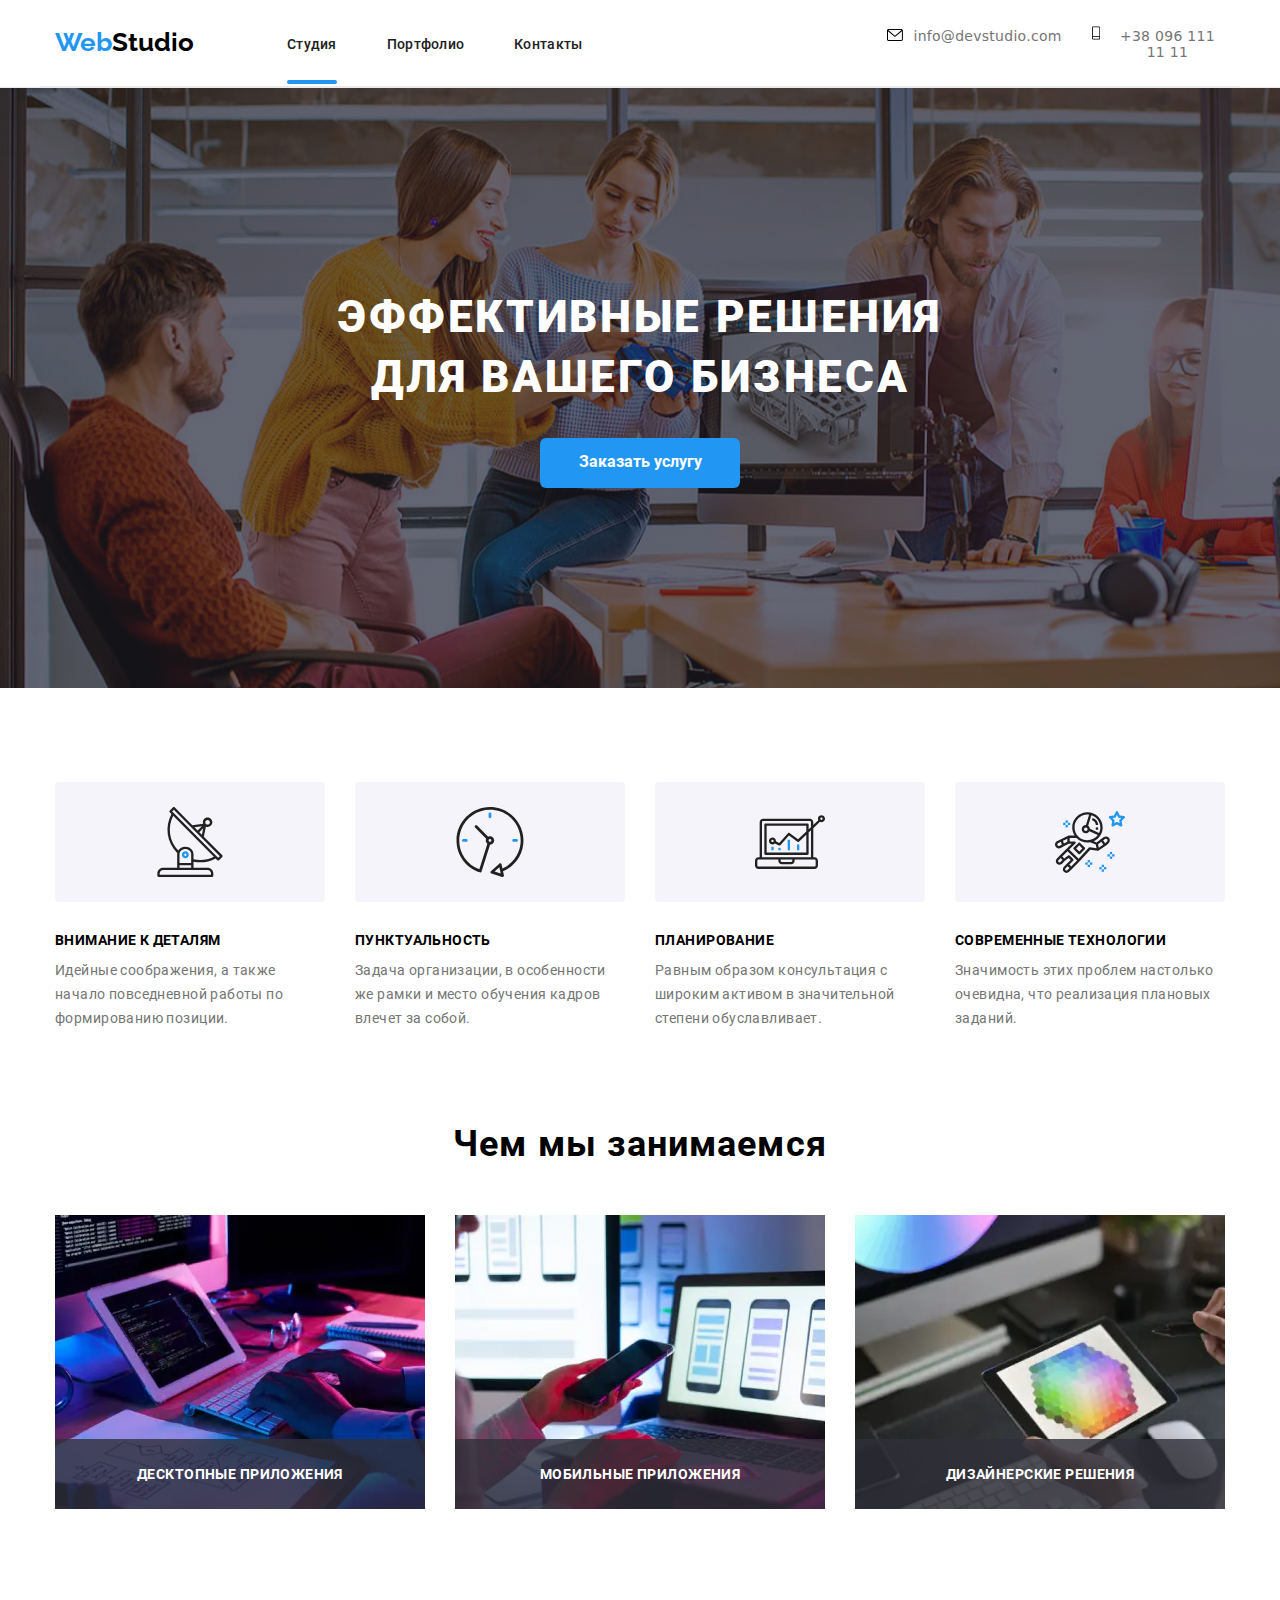
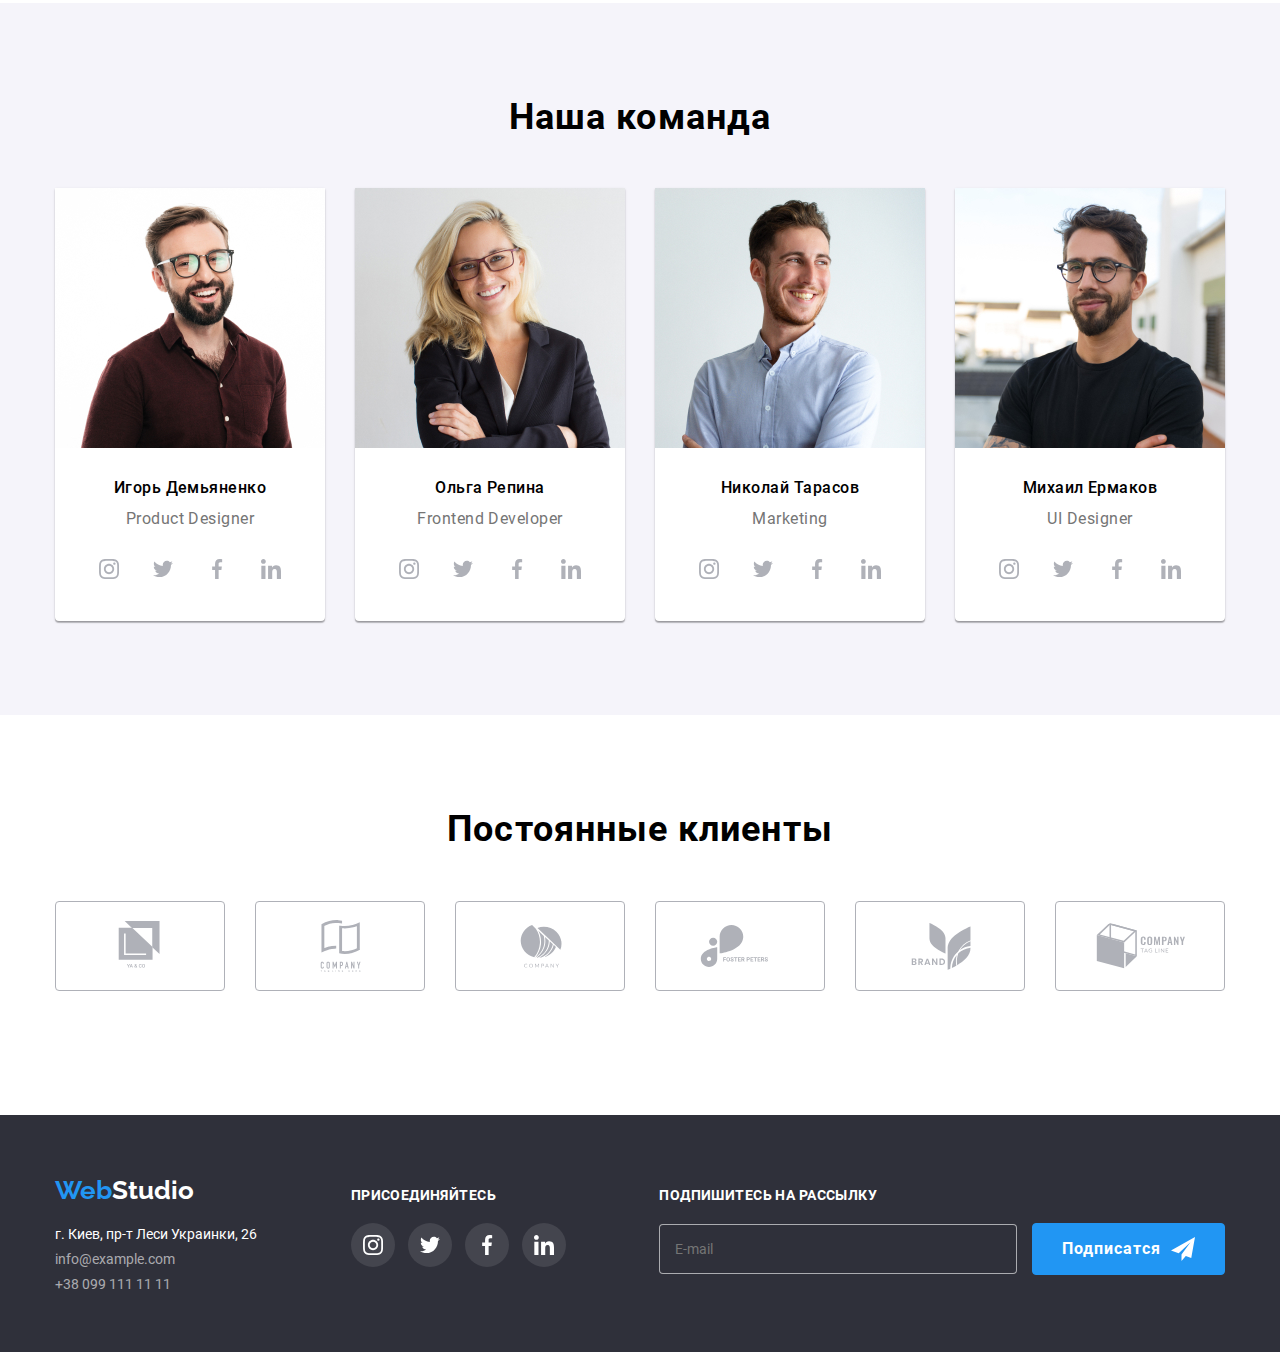
<file: index.html>
<!DOCTYPE html>
<html lang="ru">
<head>
  <meta charset="UTF-8">
  <meta name="viewport" content="width=device-width, initial-scale=1.0">
  <title>Lesson-6</title>
  <link rel="stylesheet" href="./css/main.min.css"/>
  <!-- <link href="https://fonts.googleapis.com/css2?family=Raleway:wght@700&family=Roboto:wght@400;500;700;900&display=swap"
    rel="stylesheet"> -->
  <!-- <link
      rel="stylesheet" 
      href="https://cdnjs.cloudflare.com/ajax/libs/modern-normalize/1.0.0/modern-normalize.min.css"
      /> -->
  <!--<link rel="stylesheet" href="./css/style.css"/>-->
  </head>
<body>
    <header class="page-header" >
        <nav class="container main-nav">
            <a href="./index.html">
                <p class="logo"><span class="text">Web</span>Studio</p>
            </a>
            <button type="button" class="menu-button" aria-expanded="false" aria-controls="menu-container" data-menu-button>
                <svg width="40" height="40" aria-label="Переключатель мобильного меню">
                    <use class="icon-close" href="./img/sprite-menu.svg#icon-close_40px"></use>
                    <use class="icon-menu" href="./img/sprite-menu.svg#icon-menu_40px"></use>
                </svg>
            </button>
        
            <div class="menu-container" id="menu-container" data-menu>
                <ul class="site-nav">
                    <li class="item "><a href="./index.html" class="link-nav selected-page">Студия</a></li>
                    <li class="item"><a href="./portfolio.html" class="link-nav">Портфолио</a></li>
                    <li class="item"><a href="#" class="link-nav">Контакты</a></li>
                </ul>
                <ul class="contacts-nav ">
                    <li class="item ">
                        <a href="mailto:info@devstudio.com" class="link">
                            <svg class="icon-envelope" width="16" height="12">
                                <use href="./img/sprite.svg#icon-envelope-hover-1"></use>
                            </svg>
                            info@devstudio.com
                        </a>
                    </li>
        
                    <li class="item">
                        <a href="tel:+380961111111" class="link">
                            <svg class="icon-envelope" width="10" height="16">
                                <use href="./img/sprite.svg#icon-Vector-1"></use>
                            </svg>
                            +38 096 111 11 11
                        </a>
                    </li>
                </ul>
        
            </div>
        
        </nav>
    </header>    
    <main>
        <section>
            <div class=" hero">
                <h1 class="title" >Эффективные решения<br> для вашего бизнеса</h1>
                <button data-open-modal type="button" class="hero-link" >Заказать услугу</button>
            </div>
            <div class="backdrop is-hidden"  data-backdrop>
                <div class="modal">
                   
                    <form class="form " js-speaker-form autocomplete="off">
                        <h1 class="form-text">Оставьте свои данные, мы вам перезвоним</h1>
                        <div class="form-field">
                            <label for="name" class="form-lable">Имя</label>
                            <input 
                              type="text" 
                              class="form-input" 
                              name="name" 
                              placeholder=" " autofocus />
                            <svg class="form-icon" width="15" height="15">
                                <use href="./img/modal.svg#icon-person-black-18dp-1-1"></use>
                            </svg>
                           
                        </div>
                       
                        <div class="form-field">
                            <label for="tel" class="form-lable">Телефон</label> 
                            <input
                             type="tel"
                             class="form-input"
                             name="tel"
                             placeholder=" "
                            />
                            <svg class="form-icon" width="15" height="15">
                                <use href="./img/modal.svg#icon-phone-black-18dp-1-1"></use>
                            </svg>
                            
                        </div>
                        <div class="form-field">
                            <label for="mail" class="form-lable">Почта</label>
                               <input type="mail" class="form-input" name="mail" placeholder=" " />
                                <svg class="form-icon" width="15" height="15">
                                  <use href="./img/modal.svg#icon-email-black-18dp-1-1"></use>
                                </svg>
                        </div>
                        <div class="form-field">
                            <label for="comment" class="form-lable">Комментарий</label>
                            <textarea
                             name="comment" 
                             rows="7" 
                             placeholder="Введите текст"></textarea>
                            
                        </div>
                        <div class="lable-list" >
                            <label class="label">
                                <input class="checkbox" type="checkbox" name="policy" id="policy" value="Соглашаюсь с рассылкой и принимаю"/>
                                <span class="icon"></span>
                                <span class="text-decor"> Соглашаюсь с рассылкой и принимаю
                                    <a class="agreement" href="https://google.com" target="_blank">Условия договора</a>
                                </span>
                            </label>
                        </div>
                        <button class="form-button" type="submit">Отправить</button>
                        <button data-close-modal class="button">&#10005</button>
                    </form>
                </div>
            </div>
        </section>
        <section class="container section">
            <ul class=" site-advantage">
                <li class="item">
                    <h3 class="title">Внимание к деталям</h3>
                    <p class="section-text">Идейные соображения, а также начало повседневной работы по формированию позиции.</p>
                </li>
                <li class="item">
                    <h3 class="title">Пунктуальность</h3>
                    <p class="section-text">Задача организации, в особенности же рамки и место обучения кадров влечет за собой.</p>
                </li>
                <li class="item">
                    <h3 class="title">Планирование</h3>
                    <p class="section-text">Равным образом консультация с широким активом в значительной степени обуславливает.</p>
                </li>
                <li class="item">
                    <h3 class="title">Современные технологии</h3>
                    <p class="section-text">Значимость этих проблем настолько очевидна, что реализация плановых заданий.</p>
                </li>
            </ul>
               
        </section>
       
        <section class="padding">    
            <div class="container">    
                <h2>Чем мы занимаемся</h2>
                <ul class="site-works">
                    <li class="item ">
                        <picture>
                            <source 
                            media="(min-width: 1200px)" 
                            type="image/webp" 
                            srcset="./img/desktop/img.desktop.webp 1x,
                                    ./img/desktop/img.desktop@2x.webp 2x,">
                            <img alt="Картинка 1" width="370" height="294" 
                            srcset="./img/desktop/img.desktop.jpg 1x,
                                    ./img/desktop/img.desktop@2x.jpg 2x," 
                            src="./img/desktop/img.desktop.jpg">
                        </picture>
                        <p class="box">Десктопные приложения</p>
                    </li>
                    <li class="item ">
                        <picture>
                            <source 
                            media="(min-width: 1200px)" 
                            type="image/webp" 
                            srcset="./img/mob/img.mob.webp 1x,
                                    ./img/mob/img.mob@2x.webp 2x,">
                            <img alt="Картинка 1" width="370" height="294" 
                            srcset="./img/mob/img.mob.jpg 1x,
                                    ./img/mob/img.mob@2x.jpg 2x," 
                            src="./img/mob/img.mob.jpg">
                        </picture>
                        <p class="box">Мобильные приложения</p>
                    </li>
                    <li class="item ">
                        <picture>
                            <source 
                            media="(min-width: 1200px)" 
                            type="image/webp" 
                            srcset="./img/desine/img.desine.webp 1x,
                                    ./img/desine/img.desine@2x.webp 2x,">
                            <img alt="Картинка 1" width="370" height="294" 
                            srcset="./img/desine/img.desine.jpg 1x,
                                    ./img/desine/img.desine@2x.jpg 2x," 
                            src="./img/desine/img.desine.jpg">
                        </picture>
                        <p class="box" >Дизайнерские решения</p>
                    </li>
                </ul>
            </div>
        </section>
       
        <section class="section no-padding">
            <div class="container ">
                <h2>Наша команда</h2>
                <ul class="command-selection">
                    <li class="item">
                        <div class="card-comand">
                            <picture>
                                <source 
                                media="(min-width: 1200px)" 
                                type="image/vebp" 
                                srcset="./img/demianenko/img.demianenko_270.webp 1x,
                                        ./img/demianenko/img.demianenko_270@2x.webp 2x,">
                                <source 
                                media="(min-width: 768px)" 
                                type="image/vebp" 
                                srcset="./img/demianenko/img.demianenko_354.webp 1x,
                                        ./img/demianenko/img.demianenko_354@2x.webp 2x,">
                                <source
                                 media="(min-width: 480px)" 
                                 type="image/vebp" 
                                 srcset="./img/demianenko/img.demianenko_450.webp 1x,
                                        ./img/demianenko/img.demianenko_450@2x.webp 2x,">
                                <source 
                                media="(min-width: 1200px)" 
                                srcset="./img/demianenko/img.demianenko_270.jpg 1x, 
                                        ./img/demianenko/img.demianenko_270@2x.jpg 2x,">
                                <source 
                                media="(min-width: 768px)" 
                                srcset="./img/demianenko/img.demianenko_354.jpg 1x, 
                                        ./img/demianenko/img.demianenko_354@2x.jpg 2x,">
                                <img alt="Игорь Демьяненко" width="270" height="260"
                                srcset="./img/demianenko/img.demianenko_450.jpg 1x, 
                                        ./img/demianenko/img.demianenko_450@2x.jpg 2x,"
                                src="./img/demianenko/img.demianenko_450.jpg">
                            
                            </picture>
                            <div class="social-card">
                                <h3 class="name">Игорь Демьяненко</h3>
                                <p class="section-text">Product Designer</p>
                                <ul class="social-network">
                                    <li class="social">
                                        <a class="soc-media-link" href="">
                                        <svg class="soc-media-logo" width="44px" height="44px">
                                            <use href="./img/symbol-defs.svg#icon-instagram-2-1"></use>
                                        </svg></a>
                                    </li>
                                    <li class="social">
                                        <a class="soc-media-link" href="">
                                        <svg class="soc-media-logo" width="44px" height="44px">
                                            <use href="./img/symbol-defs.svg#icon-twitter-1-2-1"></use>
                                        </svg></a>
                                    </li>
                                    <li class="social">
                                        <a class="soc-media-link" href="">
                                        <svg class="soc-media-logo" width="44px" height="44px">
                                            <use href="./img/symbol-defs.svg#icon-facebook-1-1"></use>
                                        </svg></a>
                                    </li>
                                    <li class="social">
                                        <a class="soc-media-link" href="">
                                        <svg class="soc-media-logo" width="44px" height="44px">
                                            <use href="./img/symbol-defs.svg#icon-linkedin-1-1"></use>
                                        </svg></a>
                                    </li>  
                                </ul>
                            </div>
                        </div>
                    </li>
                    <li class="item">
                        <div class="card-comand">
                            <picture>
                                <source 
                                media="(min-width: 1200px)" type="image/vebp"
                                srcset="./img/repina/img.repina_270.webp 1x,
                                        ./img/repina/img.repina_270@2x.webp 2x,">
                                <source 
                                media="(min-width: 768px)" type="image/vebp"
                                srcset="./img/repina/img.repina_354.webp 1x,
                                        ./img/repina/img.repina_354@2x.webp 2x,">
                                <source 
                                media="(min-width: 480px)" type="image/vebp"
                                srcset="./img/repina/img.repina_450.webp 1x,
                                        ./img/repina/img.repina_450@2x.webp 2x,">
                                <source 
                                media="(min-width:1200px)"
                                srcset="./img/repina/img.repina_270.jpg 1x, 
                                        ./img/repina/img.repina_270@2x.jpg 2x,">
                                <source 
                                media="(min-width: 768px)"
                                srcset="./img/repina/img.repina_354.jpg 1x, 
                                        ./img/repina/img.repina_354@2x.jpg 2x,">
                                <img alt="Ольга Репина"
                                srcset="./img/repina/img.repina_450.jpg 1x, 
                                        ./img/repina/img.repina_450@2x.jpg 2x,"
                                src="./img/repina/img.repina_450.jpg">
                            
                            </picture>
                            <div class="social-card">
                                <h3 class="name">Ольга Репина</h3>
                                <p class="section-text">Frontend Developer</p>
                                <ul class="social-network">
                                    <li class="social">
                                        <a class="soc-media-link" href="">
                                        <svg class="soc-media-logo" width="44px" height="44px">
                                            <use href="./img/symbol-defs.svg#icon-instagram-2-1"></use>
                                        </svg></a>
                                    </li>
                                    <li class="social">
                                        <a class="soc-media-link" href="">
                                        <svg class="soc-media-logo" width="44px" height="44px">
                                            <use href="./img/symbol-defs.svg#icon-twitter-1-2-1"></use>
                                        </svg></a>
                                    </li>
                                    <li class="social">
                                        <a class="soc-media-link" href="">
                                        <svg class="soc-media-logo" width="44px" height="44px">
                                            <use href="./img/symbol-defs.svg#icon-facebook-1-1"></use>
                                        </svg></a>
                                    </li>
                                    <li class="social">
                                        <a class="soc-media-link" href="">
                                        <svg class="soc-media-logo" width="44px" height="44px">
                                            <use href="./img/symbol-defs.svg#icon-linkedin-1-1"></use>
                                        </svg></a>
                                    </li>  
                                </ul>
                            </div>
                           
                        </div> 
                        
                    </li>
                    <li class="item">
                        <div class="card-comand">
                            <picture>
                                <source 
                                media="(min-width: 1200px)" type="image/vebp"
                                srcset="./img/tarasov/img.tarasov_270.webp 1x,
                                        ./img/tarasov/img.tarasov_270@2x.webp 2x,">
                                <source 
                                media="(min-width: 768px)" type="image/vebp"
                                srcset="./img/tarasov/img.tarasov_354.webp 1x,
                                        ./img/tarasov/img.tarasov_354@2x.webp 2x,">
                                <source 
                                media="(min-width: 480px)" type="image/vebp"
                                srcset="./img/tarasov/img.tarasov_450.webp 1x,
                                        ./img/tarasov/img.tarasov_450@2x.webp 2x,">
                                <source 
                                media="(min-width:1200px)"
                                srcset="./img/tarasov/img.tarasov_270.jpg 1x, 
                                        ./img/tarasov/img.tarasov_270@2x.jpg 2x,">
                                <source 
                                media="(min-width: 768px)"
                                srcset="./img/tarasov/img.tarasov_354.jpg 1x, 
                                        ./img/tarasov/img.tarasov_354@2x.jpg 2x,">
                                <img alt="Николай Тарасов"
                                srcset="./img/tarasov/img.tarasov_450.jpg 1x, 
                                        ./img/tarasov/img.tarasov_450@2x.jpg 2x,"
                                src="./img/tarasov/img.tarasov_450.jpg">
                            
                            </picture>
                            <div class="social-card">
                                <h3 class="name">Николай Тарасов</h3>
                                <p class="section-text" >Marketing</p>
                                <ul class="social-network">
                                    <li class="social">
                                        <a class="soc-media-link" href="">
                                        <svg class="soc-media-logo" width="44px" height="44px">
                                            <use href="./img/symbol-defs.svg#icon-instagram-2-1"></use>
                                        </svg></a>
                                    </li>
                                    <li class="social">
                                        <a class="soc-media-link" href="">
                                        <svg class="soc-media-logo" width="44px" height="44px">
                                            <use href="./img/symbol-defs.svg#icon-twitter-1-2-1"></use>
                                        </svg></a>
                                    </li>
                                    <li class="social">
                                        <a class="soc-media-link" href="">
                                        <svg class="soc-media-logo" width="44px" height="44px">
                                            <use href="./img/symbol-defs.svg#icon-facebook-1-1"></use>
                                        </svg></a>
                                    </li>
                                    <li class="social">
                                        <a class="soc-media-link" href="">
                                        <svg class="soc-media-logo" width="44px" height="44px">
                                            <use href="./img/symbol-defs.svg#icon-linkedin-1-1"></use>
                                        </svg></a>
                                    </li>   
                                </ul>
                            </div>
                        </div>   
                    </li>
                    <li class="item">
                        <div class="card-comand">
                            <picture>
                                <source media="(min-width: 1200px)" type="image/vebp"
                                    srcset="./img/ermakov/img.ermakov_270.webp 1x,
                                             ./img/ermakov/img.ermakov_270@2x.webp 2x,">
                                <source 
                                media="(min-width: 768px)" type="image/vebp"
                                srcset="./img/ermakov/img.ermakov_354.webp 1x,
                                        ./img/ermakov/img.ermakov_354@2x.webp 2x,">
                                <source 
                                media="(min-width: 480px)"
                                type="image/vebp"
                                srcset="./img/ermakov/img.ermakov_450.webp 1x,
                                        ./img/ermakov/img.ermakov_450@2x.webp 2x,">
                                <source 
                                media="(min-width:1200px)"
                                srcset="./img/ermakov/img.ermakov_270.jpg 1x, 
                                        ./img/ermakov/img.ermakov_270@2x.jpg 2x,">
                                <source 
                                media="(min-width: 768px)"
                                srcset="./img/ermakov/img.ermakov_354.jpg 1x, 
                                        ./img/ermakov/img.ermakov_354@2x.jpg 2x,">
                                <img alt="Михаил Ермаков"
                                srcset="./img/ermakov/img.ermakov_450.jpg 1x, 
                                        ./img/ermakov/img.ermakov_450@2x.jpg 2x,"
                                src="./img/ermakov/img.ermakov_450.jpg">
                            
                            </picture>
                            <div class="social-card">
                                <h3 class="name">Михаил Ермаков</h3>
                                <p class="section-text">UI Designer</p>
                                <ul class="social-network">
                                    <li class="social">
                                        <a class="soc-media-link" href="">
                                        <svg class="soc-media-logo" width="44px" height="44px">
                                            <use href="./img/symbol-defs.svg#icon-instagram-2-1"></use>
                                        </svg></a>
                                    </li>
                                    <li class="social">
                                        <a class="soc-media-link" href="">
                                        <svg class="soc-media-logo" width="44px" height="44px">
                                            <use href="./img/symbol-defs.svg#icon-twitter-1-2-1"></use>
                                        </svg></a>
                                    </li>
                                    <li class="social">
                                        <a class="soc-media-link" href="">
                                        <svg class="soc-media-logo" width="44px" height="44px">
                                            <use href="./img/symbol-defs.svg#icon-facebook-1-1"></use>
                                        </svg></a>
                                    </li>
                                    <li class="social">
                                        <a class="soc-media-link" href="">
                                        <svg class="soc-media-logo" width="44px" height="44px">
                                            <use href="./img/symbol-defs.svg#icon-linkedin-1-1"></use>
                                        </svg></a>
                                    </li>  
                                </ul>
                            </div>
                        </div>
                    </li>
                </ul>
            </div>
        </section>
        <section class="section clients">
            <div class="container">
                <h2>Постоянные клиенты</h2>
                <ul class="client-list">
                    <li class="client-list-item">
                        <a class="client-link" href="">
                            <svg  class="client-logo" width="170" height="90">
                                <use href="./img/sprite.svg#icon-Client-1-1"></use>
                            </svg>
                        </a>
                    </li>
                    <li class="client-list-item">
                        <a class="client-link" href="">
                            <svg class="client-logo" width="170" height="90">
                                <use href="./img/sprite.svg#icon-Client-2-1"></use>
                            </svg>
                        </a>
                       
                    </li>
                    <li class="client-list-item">
                        <a class="client-link" href="">
                            <svg class="client-logo" width="170" height="90">
                                <use href="./img/sprite.svg#icon-Client-3-1"></use>
                            </svg>
                        </a>
                       
                    </li>
                    <li class="client-list-item">
                        <a class="client-link" href="">
                            <svg class="client-logo" width="170" height="90">
                                <use href="./img/sprite.svg#icon-Client-4-1"></use>
                            </svg>
                        </a>
                       
                    </li>
                    <li class="client-list-item">
                        <a class="client-link" href="">
                            <svg class="client-logo" width="170" height="90">
                                <use href="./img/sprite.svg#icon-Client-5-1"></use>
                            </svg>
                        </a>
                        
                    </li>
                    <li class="client-list-item">
                        <a class="client-link" href="">
                            <svg class="client-logo" width="170" height="90">
                                <use href="./img/sprite.svg#icon-Client-6-1"></use>
                            </svg>
                        </a>
                        
                    </li>                    
                </ul>
            </div>
        </section>
          
    </main> 
    <footer class="contacts-1">
        <ul class="container main-contacts-1">
            <li class="contacts-list"> 
                <a href="./index.html">
                    <p class="logo-1"><span>Web</span>Studio</p>
                </a>
                <ul class="adress-1">
                    <li class="item-1"><p class="contacts-adress" >г. Киев, пр-т Леси Украинки, 26</p></li> 
                    <li class="item-1"><a href="mailto:info@devstudio.com" class="contacts-connection" >info@example.com</a></li>
                    <li class="item-1"><a href="tel:+380961111111" class="contacts-connection" >+38 099 111 11 11</a></li> 
                </ul>
            </li>    
            <li class="sotial-list" >
                <h3 class="sotial-title-1">присоединяйтесь</h3>
                <ul class="social-footer-1">
                    <li class="social-1">
                        <a class="footer-link" href="">
                        <svg class="footer-sotial" width="44px" height="44px">
                            <use href="./img/symbol-defs.svg#icon-instagram-2-1"></use>
                        </svg></a>
                    </li>
                    <li class="social-1">
                        <a class="footer-link" href="">
                        <svg class="footer-sotial" width="44px" height="44px">
                            <use href="./img/symbol-defs.svg#icon-twitter-1-2-1"></use>
                        </svg></a>
                    </li>
                    <li class="social-1">
                        <a class="footer-link" href="">
                        <svg class="footer-sotial" width="44px" height="44px">
                            <use href="./img/symbol-defs.svg#icon-facebook-1-1"></use>
                        </svg></a>
                    </li>
                    <li class="social-1">
                        <a class="footer-link" href="">
                        <svg class="footer-sotial" width="44px" height="44px">
                            <use href="./img/symbol-defs.svg#icon-linkedin-1-1"></use>
                        </svg></a>
                    </li>  
                </ul>
            </li>
            <li class="mail-button">
                <h3 class="sotial-title-1">Подпишитесь на рассылку</h3>
                <label for="mail"></label>
                <input class="footer-field" type="email" name="mail" id="mail" placeholder="E-mail">
                <button class="footer-button" type="submit">Подписатся</button>
            </li> 
        </div>
    </footer>
    <script src="./js/menu.js"></script>
    <script src="./js/modal.js"></script>
    <script src="./js/smth-more.js "></script>
</body> 
</html>
</file>
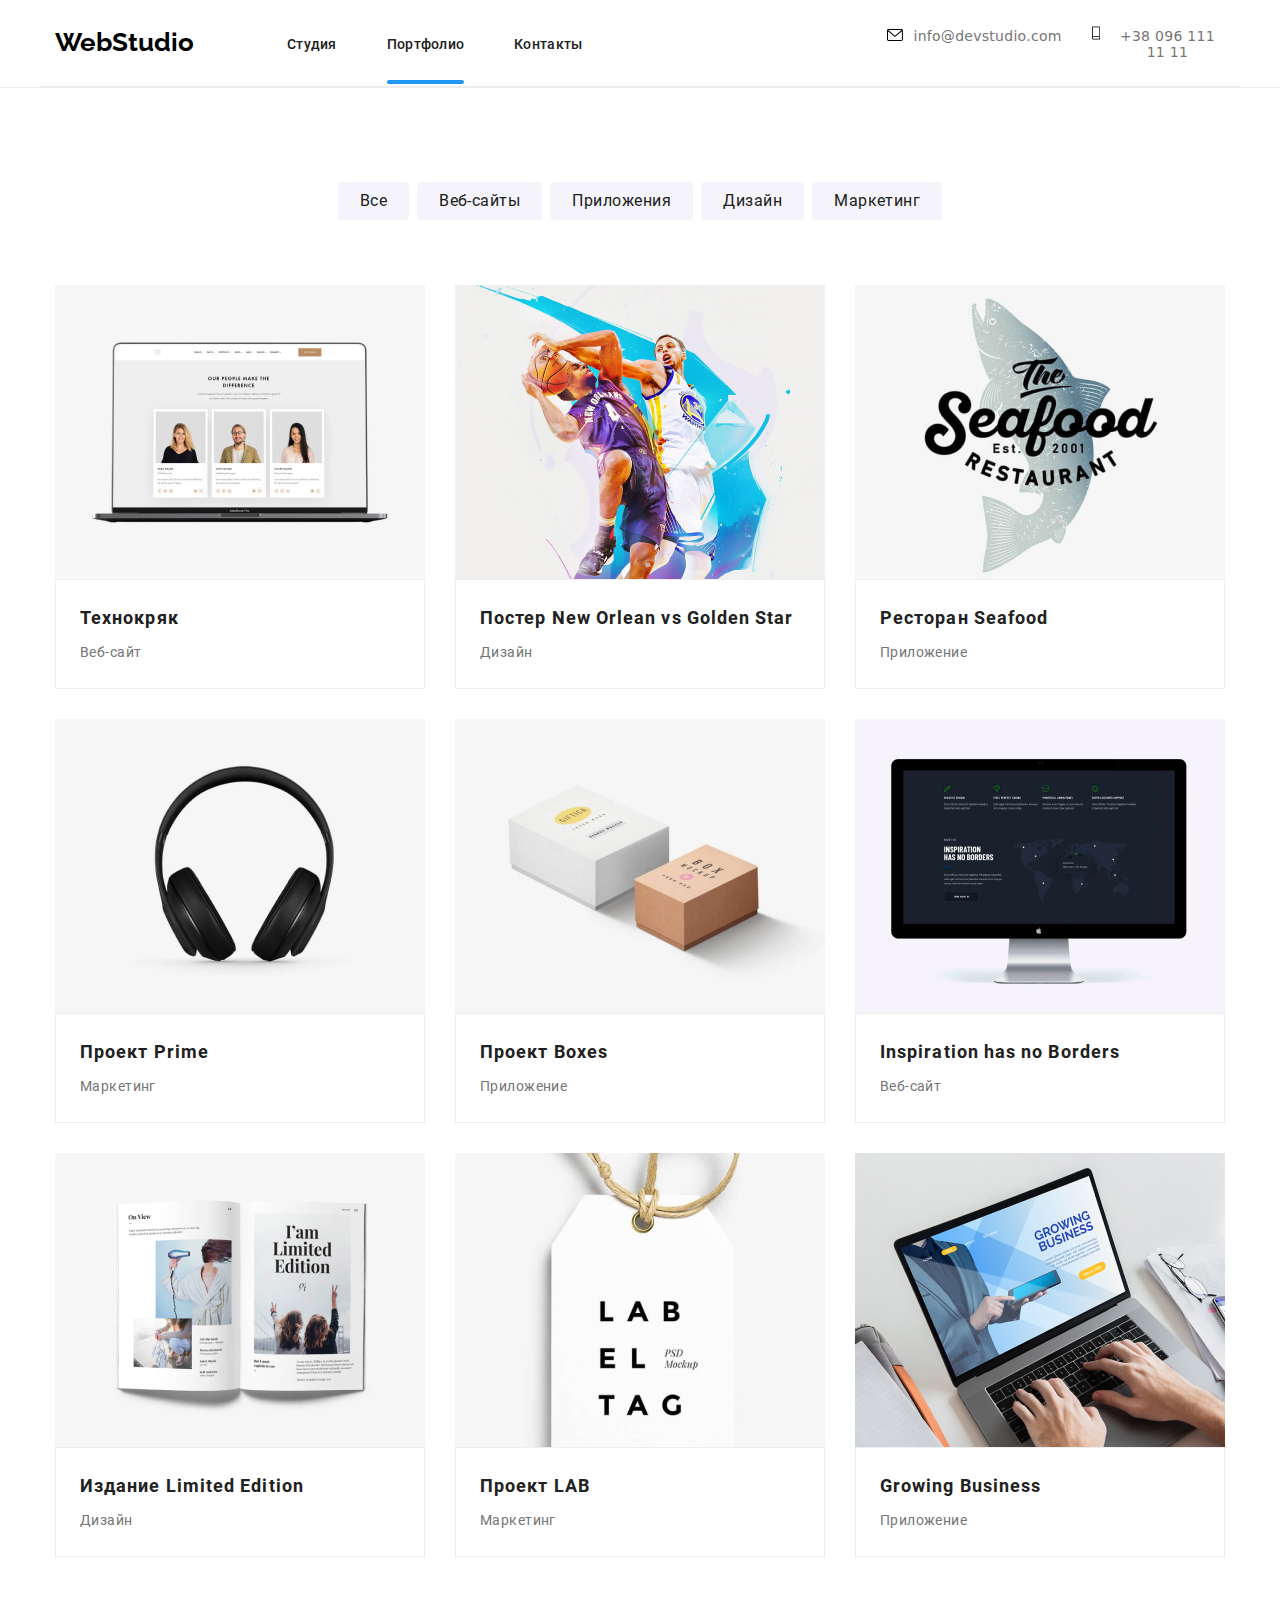
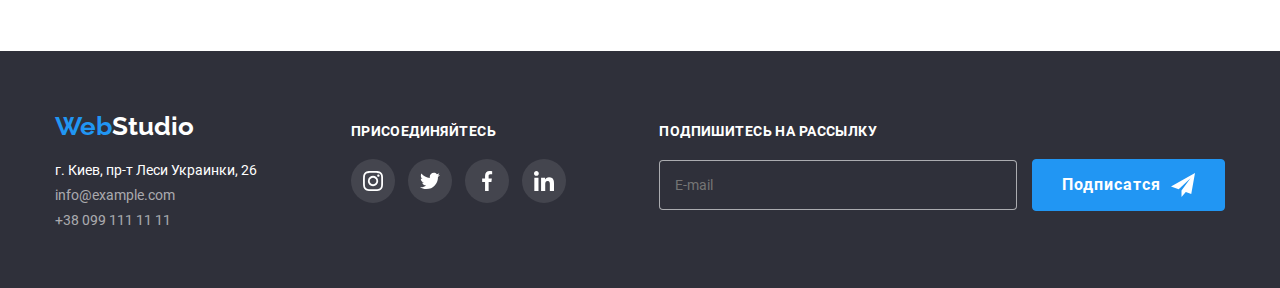
<file: portfolio.html>
<!DOCTYPE html>
<html lang="en">
<head>
    <meta charset="UTF-8">
    <meta name="viewport" content="width=device-width, initial-scale=1.0">
    <title>Portfolio</title>
    <link rel="stylesheet" href="./css/main.min.css"/>
    <!-- <link href="https://fonts.googleapis.com/css2?family=Raleway:wght@700&family=Roboto:wght@400;500;700;900&display=swap" rel="stylesheet"> -->
    <!-- <link rel="stylesheet" href="https://cdnjs.cloudflare.com/ajax/libs/modern-normalize/1.0.0/modern-normalize.min.css">  -->
    <!-- <link rel="stylesheet" href="./css/style.css"> -->
</head>
<body>
    <header  class="page-header">
        <nav class="container main-nav">
            <a href="./index.html">
                <p class="logo"><span>Web</span>Studio</p>
            </a>
            <button type="button" class="menu-button" aria-expanded="false" aria-controls="menu-container" data-menu-button>
                <svg width="40" height="40" aria-label="Переключатель мобильного меню">
                    <use class="icon-close" href="./img/sprite-menu.svg#icon-close_40px"></use>
                    <use class="icon-menu" href="./img/sprite-menu.svg#icon-menu_40px"></use>
                </svg>
            </button>
        
            <div class="menu-container" id="menu-container" data-menu>
                <ul class="site-nav">
                    <li class="item "><a href="./index.html" class="link-nav">Студия</a></li>
                    <li class="item"><a href="./portfolio.html" class="link-nav selected-page">Портфолио</a></li>
                    <li class="item"><a href="#" class="link-nav">Контакты</a></li>
                </ul>
                <ul class="contacts-nav ">
                    <li class="item ">
                        <a href="mailto:info@devstudio.com" class="link menu-link">
                            <svg class="icon-envelope" width="16" height="12">
                                <use href="./img/sprite.svg#icon-envelope-hover-1"></use>
                            </svg>
                            info@devstudio.com
                        </a>
                    </li>
        
                    <li class="item">
                        <a href="tel:+380961111111" class="link">
                            <svg class="icon-envelope" width="10" height="16">
                                <use href="./img/sprite.svg#icon-Vector-1"></use>
                            </svg>
                            +38 096 111 11 11
                        </a>
                    </li>
                </ul>
        
            </div>
        </nav>
    
        
    </header>    
    <main>
        
        <section class="filter">
            <div class="container">
                <ul class="site-menu">
                    <li class="item"><button type="button" class="passive-list">Все</button></li> 
                    <li class="item"><button type="button" class="passive-list" >Веб-сайты</button>
                    <li class="item"><button type="button"class="passive-list">Приложения</button></li>
                    <li class="item"><button type="button"class="passive-list">Дизайн</button></li>
                    <li class="item"><button type="button"class="passive-list">Маркетинг</button></li> 
                </ul>
                <ul class="project-list">
               
                    <li class="item">
                        <a href="">
                            <div class=" overlay">
                                <picture>
                                    <source 
                                    media="(min-width: 1200px)" 
                                    type="image/vebp"
                                    srcset="./img/technockriak/technockriak_270.webp 1x,
                                            ./img/technockriak/technockriak_270@2x.webp 2x">
                                    <source 
                                     media="(max-width: 767px)" 
                                    type="image/vebp"
                                    srcset="./img/technockriak/technockriak_354.webp 1x,
                                            ./img/technockriak/technockriak_354@2x.webp 2x">
                                    <source 
                                    type="image/vebp"
                                    srcset="./img/technockriak/technockriak_450.webp 1x,
                                            ./img/technockriak/technockriak_450@2x.webp 2x">
                                    <source 
                                    media="(min-width: 1200px)"
                                    srcset="./img/technockriak/technockriak_270.jpg 1x, 
                                            ./img/technockriak/technockriak_270@2x.jpg 2x,">
                                    <source 
                                    media="(min-width: 768px)"
                                        srcset="./img/technockriak/technockriak_354.jpg 1x, 
                                            ./img/technockriak/technockriak_354@2x.jpg 2x,">
                                    <img alt="Проет Технокряк"
                                    width="370" height="294"
                                    srcset="./img/technockriak/technockriak_450.jpg 1x, 
                                            ./img/technockriak/technockriak_450@2x.jpg 2x,"
                                    src="./img/technockriak/technockriak_450.jpg"> 
                                </picture>
                                <p class="actions">Технокряк это современная площадка распространения коронавируса. Компании используют эту платформу для цифрового шпионажа и атак на защищённые сервера конкурентов.</p>
                            </div> 
                            <div class="card-contant">
                                <h2 class="heading">Технокряк</h2>
                                <p class="section-text">Веб-сайт</p>
                            </div>
                        </a>
                    </li>
                
                    <li class="item">
                        <a href="">
                            <div class="overlay">
                                <picture>
                                    <source 
                                    media="(min-width: 1200px)" 
                                    type="image/vebp"
                                    srcset="./img/new_orlean/img.new_orlean_370.webp 1x,
                                            ./img/new_orlean/img.new_orlean_370@2x.webp 2x">
                                    <source 
                                    media="(min-width: 768px)" 
                                    type="image/vebp"
                                    srcset="./img/new_orlean/img.new_orlean_354.webp 1x,
                                            ./img/new_orlean/img.new_orlean_354@2x.webp 2x">
                                    <source 
                                    media="(min-width: 480px)" 
                                    type="image/vebp"
                                    srcset="./img/new_orlean/img.new_orlean_450.webp 1x,
                                            ./img/new_orlean/img.new_orlean_450@2x.webp 2x">
                                    <source 
                                    media="(min-width: 1200px)"
                                        srcset="./img/new_orlean/img.new_orlean_370.jpg 1x, 
                                                ./img/new_orlean/img.new_orlean_370@2x.jpg 2x,">
                                    <source 
                                    media="(min-width: 768px)"
                                        srcset="./img/new_orlean/img.new_orlean_354.jpg 1x, 
                                                ./img/new_orlean/img.new_orlean_354@2x.jpg 2x,">
                                    <img alt="Постер New Orlean vs Golden Star"
                                    srcset="./img/new_orlean/img.new_orlean_450.jpg 1x, 
                                            ./img/new_orlean/img.new_orlean_450@2x.jpg 2x,"
                                    src="./img/new_orlean/img.new_orlean_450.jpg">
                                
                                </picture>
                                
                                <p class="actions">Технокряк это современная площадка распространения коронавируса. Компании используют эту платформу для цифрового шпионажа и атак на защищённые сервера конкурентов.</p>
                            </div> 
                            <div class="card-contant">
                                <h2 class="heading">Постер New Orlean vs Golden Star</h2>
                                <p class="section-text">Дизайн</p>  
                            </div>
                        </a>
                       
                    </li>
                    <li class="item" >
                        <a href="">
                            <div class=" overlay">
                                <picture>
                                    <source 
                                    media="(min-width: 1200px)" 
                                    type="image/vebp"
                                    srcset="./img/seafood/img.seafood_370.webp 1x,
                                            ./img/seafood/img.seafood_370@2x.webp 2x">
                                    <source 
                                    media="(min-width: 768px)" 
                                    type="image/vebp"
                                    srcset="./img/seafood/img.seafood_354.webp 1x,
                                            ./img/seafood/img.seafood_354@2x.webp 2x">
                                    <source media="(min-width: 480px)" 
                                    type="image/vebp"
                                    srcset="./img/seafood/img.seafood_450.webp 1x,
                                            ./img/seafood/img.seafood_450@2x.webp 2x">
                                    <source 
                                    media="(min-width:1200px)"
                                    srcset="./img/seafood/img.seafood_370.jpg 1x, 
                                            ./img/seafood/img.seafood_370@2x.jpg 2x,">
                                    <source 
                                    media="(min-width: 768px)"
                                    srcset="./img/seafood/img.seafood_354.jpg 1x, 
                                            ./img/seafood/img.seafood_354@2x.jpg 2x,">
                                    <img alt="Ресторан Seafood"
                                    srcset="./img/seafood/img.seafood_450.jpg 1x, 
                                            ./img/seafood/img.seafood_450@2x.jpg 2x,"
                                    src="./img/seafood/img.seafood_450.jpg">
                                
                                </picture>
                                <p class="actions">Технокряк это современная площадка распространения коронавируса. Компании используют эту платформу для цифрового шпионажа и атак на защищённые сервера конкурентов.</p>
                            </div>
                            <div class="card-contant">
                                <h2 class="heading">Ресторан Seafood</h2>
                                <p class="section-text">Приложение</p>
                            </div>
                        </a>
                        
                    </li>
                    <li class="item">
                        <a href="">
                            <div class=" overlay">
                                <picture>
                                    <source 
                                    media="(min-width: 1200px)" 
                                    type="image/vebp"
                                    srcset="./img/prime/img.prime_370.webp 1x,
                                            ./img/prime/img.prime_370@2x.webp 2x">
                                    <source 
                                    media="(min-width: 768px)" 
                                    type="image/vebp"
                                    srcset="./img/prime/img.prime_354.webp 1x,
                                            ./img/prime/img.prime_354@2x.webp 2x">
                                    <source 
                                    media="(min-width: 480px)" 
                                    type="image/vebp"
                                    srcset="./img/prime/img.prime_450.webp 1x,
                                            ./img/prime/img.prime_450@2x.webp 2x">
                                    <source 
                                    media="(min-width:1200px)"
                                    srcset="./img/prime/img.prime_370.jpg 1x, 
                                            ./img/prime/img.prime_370@2x.jpg 2x,">
                                    <source 
                                    media="(min-width: 768px)"
                                    srcset="./img/prime/img.prime_354.jpg 1x, 
                                            ./img/prime/img.prime_354@2x.jpg 2x,">
                                    <img alt="Проект Prime"
                                    srcset="./img/prime/img.prime_450.jpg 1x, 
                                            ./img/prime/img.prime_450@2x.jpg 2x,"
                                    src="./img/prime/img.prime_450.jpg">
                                
                                </picture>
                                <p class="actions">Технокряк это современная площадка распространения коронавируса. Компании используют эту платформу для цифрового шпионажа и атак на защищённые сервера конкурентов.</p>
                            </div>     
                            <div class="card-contant">
                                <h2 class="heading">Проект Prime</h2>
                                <p class="section-text">Маркетинг</p>
                            </div>
                        </a>
                        
                    </li>
                    <li class="item">
                        <a href="">
                            <div class=" overlay">
                                <picture>
                                    <source 
                                    media="(min-width: 1200px)" 
                                    type="image/vebp" 
                                    srcset="./img/boxes/img.boxes_370.webp 1x,
                                            ./img/boxes/img.boxes_370@2x.webp 2x">
                                    <source 
                                    media="(min-width: 768px)" 
                                    type="image/vebp" 
                                    srcset="./img/boxes/img.boxes/_354.webp 1x,
                                            ./img/boxes/img.boxes_354@2x.webp 2x">
                                    <source 
                                    media="(min-width: 480px)" 
                                    type="image/vebp" 
                                    srcset="./img/boxes/img.boxes_450.webp 1x,
                                            ./img/boxes/img.boxes_450@2x.webp 2x">
                                    <source 
                                    media="(min-width: 1200px)" 
                                    srcset="./img/boxes/img.boxes_370.jpg 1x, 
                                            ./img/boxes/img.boxes_370@2x.jpg 2x,">
                                    <source 
                                    media="(min-width: 768px)" 
                                    srcset="./img/boxes/img.boxes_354.jpg 1x, 
                                            ./img/boxes/img.boxes_354@2x.jpg 2x,">
                                    <img alt="Проект Boxes" 
                                    srcset="./img/boxes/img.boxes_450.jpg 1x, 
                                            ./img/boxes/img.boxes_450@2x.jpg 2x,"
                                    src="./img/boxes/img.boxes_450.jpg">
                                
                                </picture>
                                <p class="actions">Технокряк это современная площадка распространения коронавируса. Компании используют эту платформу для цифрового шпионажа и атак на защищённые сервера конкурентов.</p>
                            </div> 
                            <div class="card-contant">
                                <h2 class="heading">Проект Boxes</h2>
                                <p class="section-text">Приложение</p>
                            </div>
                        </a>
                       
                    </li>
                    <li class="item">
                        <a href="">
                            <div class=" overlay">
                                <picture>
                                    <source
                                     media="(min-width: 1200px)"
                                      type="image/vebp" 
                                      srcset="./img/borders/img.borders_370.webp 1x,
                                            ./img/borders/img.borders_370@2x.webp 2x,">
                                    <source 
                                    media="(min-width: 768px)" 
                                    type="image/vebp" 
                                    srcset="./img/borders/img.borders_354.webp 1x,
                                           ./img/borders/img.borders_354@2x.webp 2x,">
                                    <source 
                                    media="(min-width: 480px)" type="image/vebp" 
                                    srcset="./img/borders/img.borders_450.webp 1x,
                                            ./img/borders/img.borders_450@2x.webp 2x,">
                                    <source 
                                    media="(min-width:1200px)" 
                                    srcset="./img/borders/img.borders_370.jpg 1x, 
                                            ./img/borders/img.borders_370@2x.jpg 2x,">
                                    <source 
                                    media="(min-width: 768px)" 
                                    srcset="./img/borders/img.borders_354.jpg 1x, 
                                         ./img/borders/img.borders_354@2x.jpg 2x,">
                                    <img alt="Inspiration has no Borders" 
                                    srcset="./img/borders/img.borders_450.jpg 1x, 
                                            ./img/borders/img.borders_450@2x.jpg 2x,"
                                        src="./img/borders/img.borders_450.jpg">
                                
                                </picture>
                               
                                <p class="actions">Технокряк это современная площадка распространения коронавируса. Компании используют эту платформу для цифрового шпионажа и атак на защищённые сервера конкурентов.</p>
                            </div>
                            <div class="card-contant">
                                <h2 class="heading">Inspiration has no Borders</h2>
                                <p class="section-text">Веб-сайт</p>
                            </div>
                        </a>
                       
                    </li>
                    <li class="item">
                        <a href="">
                            <div class=" overlay">
                                <picture>
                                    <source 
                                    media="(min-width: 1200px)" 
                                    type="image/vebp" 
                                    srcset="./img/limited/img.limited_370.webp 1x,
                                            ./img/limited/img.limited_370@2x.webp 2x,">
                                    <source 
                                    media="(min-width: 768px)" 
                                    type="image/vebp" 
                                    srcset="./img/limited/img.limited_354.webp 1x,
                                            ./img/limited/img.limited_354@2x.webp 2x,">
                                
                                    <source 
                                    media="(min-width: 480px)" 
                                    type="image/vebp" 
                                    srcset="./img/limited/img.limited_450.webp 1x,
                                            ./img/limited/img.limited_450@2x.webp 2x,">
                                
                                    <source 
                                    media="(min-width: 1200px)" 
                                    srcset="./img/limited/img.limited_370.jpg 1x, 
                                            ./img/limited/img.limited_370@2x.jpg 2x,">
                                    <source 
                                    media="(min-width: 768px)" 
                                    srcset="./img/limited/img.limited_354.jpg 1x, 
                                            ./img/limited/img.limited_354@2x.jpg 2x,">
                                    <img alt="Издание Limited Edition" 
                                    srcset="./img/limited/img.limited_450.jpg 1x, 
                                            ./img/limited/img.limited_450@2x.jpg 2x,"
                                    src="./img/limited/img.limited_450.jpg">
                                </picture>
                                <p class="actions">Технокряк это современная площадка распространения коронавируса. Компании используют эту платформу для цифрового шпионажа и атак на защищённые сервера конкурентов.</p>
                            </div> 
                            <div class="card-contant">
                                <h2 class="heading">Издание Limited Edition</h2>
                                <p class="section-text">Дизайн</p>
                            </div>
                        </a>
                       
                    </li>
                    <li class="item">
                        <a href="">
                            <div class=" overlay">
                                <picture>
                                    <source 
                                    media="(min-width: 1200px)" 
                                    type="image/vebp" 
                                    srcset="./img/lab/img.lab370.webp 1x,
                                            ./img/lab/img.lab370@2x.webp 2x,">
                                    <source 
                                    media="(min-width: 768px)" 
                                    type="image/vebp" 
                                    srcset="./img/lab/img.lab354.webp 1x,
                                            ./img/lab/img.lab354@2x.webp 2x,">
                                    <source 
                                    media="(min-width: 480px)" 
                                    type="image/vebp" 
                                    srcset="./img/lab/img.lab450.webp 1x,
                                            ./img/lab/img.lab450@2x.webp 2x,">
                                    <source 
                                    media="(min-width: 1200px)" 
                                    srcset="./img/lab/img.lab370.jpg 1x, 
                                            ./img/lab/img.lab370@2x.jpg 2x,">
                                    <source 
                                    media="(min-width: 768px)"
                                    srcset="./img/lab/img.lab354.jpg 1x, 
                                            ./img/lab/img.lab354@2x.jpg 2x,">
                                    <img alt="Издание Limited Edition" 
                                    srcset="./img/lab/img.lab450.jpg 1x, 
                                            ./img/lab/img.lab450@2x.jpg 2x,"
                                    src="./img/lab/img.lab450.jpg">
                                </picture>
                               
                                <p class="actions">Технокряк это современная площадка распространения коронавируса. Компании используют эту платформу для цифрового шпионажа и атак на защищённые сервера конкурентов.</p>
                            </div> 
                            <div class="card-contant">
                                <h2 class="heading">Проект LAB</h2>
                                <p class="section-text">Маркетинг</p>
                            </div>
                        </a>
                       
                    </li>
                    <li class="item" >
                        <a href="">
                            <div class=" overlay">
                                <picture>
                                    <source 
                                    media="(min-width: 1200px)" 
                                    type="image/vebp" 
                                    srcset="./img/growing/growing370.webp 1x,
                                            ./img/growing/growing370@2x.webp 2x,">
                                    <source 
                                    media="(min-width: 768px)" 
                                    type="image/vebp" 
                                    srcset="./img/growing/growing354.webp 1x,
                                            ./img/growing/growing354@2x.webp 2x,">
                                    <source 
                                    media="(min-width: 480px)" 
                                    type="image/vebp" 
                                    srcset="./img/growing/growing450.webp 1x,
                                            ./img/growing/growing450@2x.webp 2x,">
                                    <source 
                                    media="(min-width: 1200px)" 
                                    srcset="./img/growing/growing370.jpg 1x, 
                                            ./img/growing/growing370@2x.jpg 2x,">
                                    <source 
                                    media="(min-width: 768px)" 
                                    srcset="./img/growing/growing354.jpg 1x, 
                                            ./img/growing/growing354@2x.jpg 2x,">
                                    <img alt="Издание Limited Edition" 
                                    srcset="./img/growing/growing450.jpg 1x, 
                                            ./img/growing/growing450@2x.jpg 2x," 
                                    src="./img/growing/growing450.jpg">
                                </picture>
                               
                                <p class="actions">Технокряк это современная площадка распространения коронавируса. Компании используют эту платформу для цифрового шпионажа и атак на защищённые сервера конкурентов.</p>
                            </div> 
                            <div class="card-contant">
                                <h2 class="heading">Growing Business</h2>
                                <p class="section-text">Приложение</p>
                            </div>
                        </a>
                       
                    </li>
                </ul>
            </div>
               
        </section>
    
       
    </main>
    <footer class="contacts-1">
        
        <div class="container main-contacts-1">
            <div class="contacts-list"> 
                <a href="./index.html">
                    <p class="logo-1"><span>Web</span>Studio</p>
                </a>
                <ul class="adress-1">
                    <li class="item-1"><p class="contacts-adress" >г. Киев, пр-т Леси Украинки, 26</p></li> 
                    <li class="item-1"><a href="mailto:info@devstudio.com" class="contacts-connection" >info@example.com</a></li>
                    <li class="item"-1><a href="tel:+380961111111" class="contacts-connection" >+38 099 111 11 11</a></li> 
                </ul>
            </div>

            <div class="sotial-list" >
                <h3 class="sotial-title-1">присоединяйтесь</h3>
                <ul class="social-footer-1">
                    <li class="social-1">
                        <a class="footer-link" href="">
                            <svg class="footer-sotial" width="44px" height="44px">
                                <use href="./img/symbol-defs.svg#icon-instagram-2-1"></use>
                            </svg>
                        </a>
                    </li>
                    <li class="social-1">
                        <a class="footer-link" href="">
                            <svg class="footer-sotial" width="44px" height="44px">
                                <use href="./img/symbol-defs.svg#icon-twitter-1-2-1"></use>
                            </svg>
                        </a>
                    </li>
                    <li class="social-1">
                        <a class="footer-link"href="">
                            <svg class="footer-sotial" width="44px" height="44px">
                                <use href="./img/symbol-defs.svg#icon-facebook-1-1"></use>
                            </svg>
                        </a>
                    </li>
                    <li class="social-1">
                        <a class="footer-link"href="">
                            <svg class="footer-sotial" width="44px" height="44px">
                                <use href="./img/symbol-defs.svg#icon-linkedin-1-1"></use>
                            </svg>
                        </a>
                    </li>  
                </ul>
            </div>
            <div class="mail-button" >
                <h3 class="sotial-title-1">Подпишитесь на рассылку</h3>
                <label for="mail"></label>
                <input class="footer-field" type="email" name="mail" id="mail" placeholder="E-mail">
                <button class="footer-button" type="submit">Подписатся</button>
            </div>
        </div>
    </div>
    
</footer>
<script src="./js/menu.js"></script>
<script src="./js/modal.js"></script>
</body>
</html>
</file>
<file: css/main.min.css>
body{background-color:var(--background-color);color:var(--primari-text-color);font-family:Roboto,sans-serif}h1,h2,h3,h4,h5,h6{font-family:Comfortaa}img{display:block;max-width:100%;height:auto}ul{list-style:none}html{-webkit-box-sizing:border-box;box-sizing:border-box}*,*::before,*::after{-webkit-box-sizing:inherit;box-sizing:inherit}*{margin:0;padding:0}a{text-decoration:none;color:inherit}.name{margin-bottom:10px;font-family:Roboto;font-style:normal;font-weight:500;font-size:16px;line-height:19px;letter-spacing:.03em}.section{padding-top:94px;padding-bottom:94px;background-color:#fff}.img{display:block;max-width:100%;height:auto}.container{padding-left:15px;padding-right:15px;margin-left:auto;margin-right:auto}@media screen and (min-width: 480px){.container{width:480px}}@media screen and (min-width: 768px){.container{width:768px}}@media screen and (min-width: 1200px){.container{width:1200px}}/*! modern-normalize v1.0.0 | MIT License | https://github.com/sindresorhus/modern-normalize */*,*::before,*::after{-webkit-box-sizing:border-box;box-sizing:border-box;padding:0;margin:0}ul{list-style:none;list-style-type:none;margin:0;padding:0}a{text-decoration:none;color:inherit}img{display:block;min-width:100%;height:auto}:root{-moz-tab-size:4;-o-tab-size:4;tab-size:4}html{line-height:1.15;-webkit-text-size-adjust:100%}body{margin:0;padding:0}body{font-family:system-ui,-apple-system,"Segoe UI",Roboto,Helvetica,Arial,sans-serif,"Apple Color Emoji","Segoe UI Emoji"}hr{height:0;color:inherit}abbr[title]{-webkit-text-decoration:underline dotted;text-decoration:underline dotted}b,strong{font-weight:bolder}code,kbd,samp,pre{font-family:ui-monospace,SFMono-Regular,Consolas,"Liberation Mono",Menlo,monospace;font-size:1em}small{font-size:80%}sub,sup{font-size:75%;line-height:0;position:relative;vertical-align:baseline}sub{bottom:-0.25em}sup{top:-0.5em}table{text-indent:0;border-color:inherit}button,input,optgroup,select,textarea{font-family:inherit;font-size:100%;line-height:1.15;margin:0}address{font-style:normal}button,select{text-transform:none}button,[type=button],[type=reset],[type=submit]{-webkit-appearance:button}::-moz-focus-inner{border-style:none;padding:0}:-moz-focusring{outline:1px dotted ButtonText}:-moz-ui-invalid{box-shadow:none}legend{padding:0}progress{vertical-align:baseline}::-webkit-inner-spin-button,::-webkit-outer-spin-button{height:auto}[type=search]{-webkit-appearance:textfield;outline-offset:-2px}::-webkit-search-decoration{-webkit-appearance:none}::-webkit-file-upload-button{-webkit-appearance:button;font:inherit}summary{display:list-item}@font-face{font-family:"Raleway";font-style:normal;font-weight:700;src:url("../fonts/raleway-v18-latin_cyrillic-700.eot");src:local(""),url("../fonts/raleway-v18-latin_cyrillic-700.eot?#iefix") format("embedded-opentype"),url("../fonts/raleway-v18-latin_cyrillic-700.woff2") format("woff2"),url("../fonts/raleway-v18-latin_cyrillic-700.woff") format("woff"),url("../fonts/raleway-v18-latin_cyrillic-700.ttf") format("truetype"),url("../fonts/raleway-v18-latin_cyrillic-700.svg#Raleway") format("svg")}@font-face{font-family:"Roboto";font-style:normal;font-weight:400;src:url("../fonts/roboto-v20-latin_cyrillic-regular.eot");src:local(""),url("../fonts/roboto-v20-latin_cyrillic-regular.eot?#iefix") format("embedded-opentype"),url("../fonts/roboto-v20-latin_cyrillic-regular.woff2") format("woff2"),url("../fonts/roboto-v20-latin_cyrillic-regular.woff") format("woff"),url("../fonts/roboto-v20-latin_cyrillic-regular.ttf") format("truetype"),url("../fonts/roboto-v20-latin_cyrillic-regular.svg#Roboto") format("svg")}@font-face{font-family:"Roboto";font-style:normal;font-weight:500;src:url("../fonts/roboto-v20-latin_cyrillic-500.eot");src:local(""),url("../fonts/roboto-v20-latin_cyrillic-500.eot?#iefix") format("embedded-opentype"),url("../fonts/roboto-v20-latin_cyrillic-500.woff2") format("woff2"),url("../fonts/roboto-v20-latin_cyrillic-500.woff") format("woff"),url("../fonts/roboto-v20-latin_cyrillic-500.ttf") format("truetype"),url("../fonts/roboto-v20-latin_cyrillic-500.svg#Roboto") format("svg")}@font-face{font-family:"Roboto";font-style:normal;font-weight:700;src:url("../fonts/roboto-v20-latin_cyrillic-700.eot");src:local(""),url("../fonts/roboto-v20-latin_cyrillic-700.eot?#iefix") format("embedded-opentype"),url("../fonts/roboto-v20-latin_cyrillic-700.woff2") format("woff2"),url("../fonts/roboto-v20-latin_cyrillic-700.woff") format("woff"),url("../fonts/roboto-v20-latin_cyrillic-700.ttf") format("truetype"),url("../fonts/roboto-v20-latin_cyrillic-700.svg#Roboto") format("svg")}@font-face{font-family:"Roboto";font-style:normal;font-weight:900;src:url("../fonts/roboto-v20-latin_cyrillic-900.eot");src:local(""),url("../fonts/roboto-v20-latin_cyrillic-900.eot?#iefix") format("embedded-opentype"),url("../fonts/roboto-v20-latin_cyrillic-900.woff2") format("woff2"),url("../fonts/roboto-v20-latin_cyrillic-900.woff") format("woff"),url("../fonts/roboto-v20-latin_cyrillic-900.ttf") format("truetype"),url("../fonts/roboto-v20-latin_cyrillic-900.svg#Roboto") format("svg")}.clients{padding-top:94px}.client-list{display:-webkit-box;display:-ms-flexbox;display:flex;-ms-flex-wrap:wrap;flex-wrap:wrap;-webkit-padding-start:0;padding-inline-start:0}.client-list-item{height:90px;margin-right:30px;margin-bottom:30px;border:1px solid #afb1b8;border-radius:4px;-webkit-transition-property:fill,border;transition-property:fill,border;-webkit-transition-duration:250ms;transition-duration:250ms;-webkit-transition-timing-function:cubic-bezier(0.4, 0, 0.2, 1);transition-timing-function:cubic-bezier(0.4, 0, 0.2, 1)}@media screen and (max-width: 767px){.client-list-item{width:calc((100% - 30px) / 2)}.client-list-item:nth-child(2n){margin-right:0px}.client-list-item:nth-last-child(-n+2){margin-bottom:0}}@media screen and (min-width: 768px)and (max-width: 1199px){.client-list-item{width:calc((100% - 60px) / 3)}.client-list-item:nth-child(3n){margin-right:0px}.client-list-item:nth-last-child(-n+3){margin-bottom:0}}@media screen and (min-width: 1200px){.client-list-item{width:calc((100% - 150px) / 6)}.client-list-item:last-child{margin-right:0px}}.client-link{display:-webkit-box;display:-ms-flexbox;display:flex;width:100%;height:100%;-webkit-box-pack:center;-ms-flex-pack:center;justify-content:center;-webkit-box-align:center;-ms-flex-align:center;align-items:center;-webkit-transition-property:color,border;transition-property:color,border;-webkit-transition-duration:250ms;transition-duration:250ms;-webkit-transition-timing-function:cubic-bezier(0.4, 0, 0.2, 1);transition-timing-function:cubic-bezier(0.4, 0, 0.2, 1)}.client-logo{fill:#afb1b8}.client-list-item:hover{border-color:#2196f3}.client-list-item:hover .client-logo{fill:#2196f3;-webkit-transition-property:fill,border;transition-property:fill,border;-webkit-transition-duration:250ms;transition-duration:250ms;-webkit-transition-timing-function:cubic-bezier(0.4, 0, 0.2, 1);transition-timing-function:cubic-bezier(0.4, 0, 0.2, 1)}.client-link:focus{border-color:#2196f3}.client-link:focus .client-logo{fill:#2196f3;-webkit-transition-property:fill,border;transition-property:fill,border;-webkit-transition-duration:250ms;transition-duration:250ms;-webkit-transition-timing-function:cubic-bezier(0.4, 0, 0.2, 1);transition-timing-function:cubic-bezier(0.4, 0, 0.2, 1)}@media screen and (min-width: 768px){.main-contacts-1{display:-webkit-box;display:-ms-flexbox;display:flex;-ms-flex-wrap:wrap;flex-wrap:wrap;-webkit-box-pack:justify;-ms-flex-pack:justify;justify-content:space-between}}@media screen and (min-width: 1200px){.main-contacts-1{-webkit-box-align:start;-ms-flex-align:start;align-items:flex-start}}.logo-1{color:#fff;font-family:"Raleway",sans-serif;font-weight:700;font-size:26px;line-height:1.19}.logo-1 span{color:#2196f3}.contacts-1{padding-top:60px;padding-bottom:60px;font-family:"Roboto";font-weight:400px;font-size:14px;line-height:1,71;background-color:#2f303a}@media screen and (max-width: 1139px){.contacts-1{display:block;-webkit-box-orient:vertical;-webkit-box-direction:normal;-ms-flex-direction:column;flex-direction:column}}@media screen and (max-width: 1139px){.contacts-list{max-width:100%;margin-bottom:60px;text-align:center;margin-left:auto;margin-right:auto}}.sotial-title-1{padding-top:12px;margin-bottom:20px;font-family:"Roboto";font-style:normal;font-weight:bold;font-size:14px;line-height:16px;letter-spacing:.03em;text-transform:uppercase;color:#fff;margin-bottom:20px}@media screen and (max-width: 1139px){.sotial-list{max-width:100%;margin-bottom:60px;text-align:center;margin-left:auto;margin-right:auto}}.contacts-1 .contacts-adress{color:#fff;font-family:"Roboto";font-weight:400px;font-size:14px;line-height:1,71}.contacts-1 .contacts-connection{color:rgba(255,255,255,.6);font-family:"Roboto";font-weight:400px;font-size:14px;line-height:1,71}.adress-1{margin-top:20px;margin-right:auto}.adress-1 .item-1:not(:last-child){margin-bottom:9px}.social-footer-1 .social-1{display:inline-block;height:44px;width:44px}.social-footer-1 .social-1{margin-right:10px}.social-footer-1 .social-1:last-child{margin-right:0}.footer-link{display:-webkit-box;display:-ms-flexbox;display:flex;background:rgba(255,255,255,.1);width:44px;height:44px;-webkit-box-pack:center;-ms-flex-pack:center;justify-content:center;-webkit-box-align:center;-ms-flex-align:center;align-items:center;border-radius:50%;-webkit-transition-property:color,background-color;transition-property:color,background-color;-webkit-transition-duration:250ms;transition-duration:250ms;-webkit-transition-timing-function:cubic-bezier(0.4, 0, 0.2, 1);transition-timing-function:cubic-bezier(0.4, 0, 0.2, 1)}.footer-sotial{display:block;width:20px;height:20px;fill:#fff}.footer-link:hover,.footer-link:focus{background-color:#2196f3}.footer-link:hover .footer-sotial,.footer-link:focus .footer-sotial{fill:#fff}@media screen and (max-width: 1199px){.mail-button{max-width:100%;text-align:center;margin-left:auto;margin-right:auto}}.footer-field{height:50px;width:100%;margin:0;margin-right:12px;padding:16px 15px;background-color:#2f303a;border:1px solid rgba(255,255,255,.6);-webkit-box-sizing:border-box;box-sizing:border-box;border-radius:4px}@media screen and (min-width: 1140px){.footer-field{width:358px}}.footer-field textarea::-webkit-input-placeholder{font-family:"Roboto";font-style:normal;font-weight:normal;font-size:16px;line-height:20px;display:-webkit-box;display:flex;-webkit-box-align:center;align-items:center;letter-spacing:.03em;color:rgba(255,255,255,.6)}.footer-field textarea::-moz-placeholder{font-family:"Roboto";font-style:normal;font-weight:normal;font-size:16px;line-height:20px;display:flex;align-items:center;letter-spacing:.03em;color:rgba(255,255,255,.6)}.footer-field textarea:-ms-input-placeholder{font-family:"Roboto";font-style:normal;font-weight:normal;font-size:16px;line-height:20px;display:-ms-flexbox;display:flex;-ms-flex-align:center;align-items:center;letter-spacing:.03em;color:rgba(255,255,255,.6)}.footer-field textarea::-ms-input-placeholder{font-family:"Roboto";font-style:normal;font-weight:normal;font-size:16px;line-height:20px;display:-ms-flexbox;display:flex;-ms-flex-align:center;align-items:center;letter-spacing:.03em;color:rgba(255,255,255,.6)}.footer-field textarea::placeholder{font-family:"Roboto";font-style:normal;font-weight:normal;font-size:16px;line-height:20px;display:-webkit-box;display:-ms-flexbox;display:flex;-webkit-box-align:center;-ms-flex-align:center;align-items:center;letter-spacing:.03em;color:rgba(255,255,255,.6)}.footer-button{display:-webkit-inline-box;display:-ms-inline-flexbox;display:inline-flex;-webkit-box-align:center;-ms-flex-align:center;align-items:center;padding-top:10px;padding-right:29px;padding-bottom:10px;padding-left:29px;background:#2196f3;border:1px solid #2196f3;border-radius:4px;color:#fff;font-family:"Roboto";font-style:normal;font-weight:bold;font-size:16px;line-height:30px;letter-spacing:.06em;text-decoration:none;cursor:pointer}@media screen and (max-width: 1139px){.footer-button{margin-top:20px}}.footer-button::after{content:"";width:24px;height:24px;margin-left:10px;background-image:url(../img/icons/icon-send.svg)}.filter{padding-top:94px;padding-bottom:94px}@media screen and (min-width: 768px){.project-list{display:-webkit-box;display:-ms-flexbox;display:flex;-ms-flex-wrap:wrap;flex-wrap:wrap;-webkit-box-sizing:border-box;box-sizing:border-box;margin:0;padding:0;-webkit-padding-start:0;padding-inline-start:0;margin:-15px}}@media screen and (min-width: 768px){.project-list .item{width:calc((100% - 4 * 15px) / 2);margin:15px}}@media screen and (min-width: 1200px){.project-list .item{width:calc((100% - 6 * 15px) / 3);margin:15px}}@media screen and (max-width: 768px){.project-list .item:not(:last-child){margin-bottom:30px}}.project-list a{display:block;min-width:100%;background-color:#fff;-webkit-transition-property:-webkit-box-shadow;transition-property:-webkit-box-shadow;transition-property:box-shadow;transition-property:box-shadow, -webkit-box-shadow;-webkit-transition-duration:250ms;transition-duration:250ms;-webkit-transition-timing-function:cubic-bezier(0.4, 0, 0.2, 1);transition-timing-function:cubic-bezier(0.4, 0, 0.2, 1)}@media screen and (min-width: 768px){.project-list a{width:50%}}.project-list a:hover,.project-list a:focus{-webkit-box-shadow:0px 1px 1px rgba(0,0,0,.12),0px 4px 4px rgba(0,0,0,.06),1px 4px 6px rgba(0,0,0,.16);box-shadow:0px 1px 1px rgba(0,0,0,.12),0px 4px 4px rgba(0,0,0,.06),1px 4px 6px rgba(0,0,0,.16)}.overlay{position:relative;overflow:hidden}.actions{display:block;position:absolute;width:100%;height:100%;opacity:0;bottom:0;left:0;-webkit-transform:translateY(100%);transform:translateY(100%);padding-top:63px;padding-right:24px;padding-bottom:63px;padding-left:24px;font-family:"Roboto";font-weight:400;font-size:18px;line-height:28px;letter-spacing:.03em;color:#fff;background-color:rgba(33,150,243,.9);-webkit-transition-property:opacity,-webkit-transform;transition-property:opacity,-webkit-transform;transition-property:opacity,transform;transition-property:opacity,transform,-webkit-transform;-webkit-transition-duration:250ms;transition-duration:250ms;-webkit-transition-timing-function:cubic-bezier(0.4, 0, 0.2, 1);transition-timing-function:cubic-bezier(0.4, 0, 0.2, 1)}.project-list a:hover p,.project-list a:focus p{opacity:1;-webkit-transform:translateY(0);transform:translateY(0)}.card-contant{display:block;height:110px;padding-top:20px;padding-right:24px;padding-bottom:20px;padding-left:24px;background-color:#fff;border-right:1px solid #eee;border-bottom:1px solid #eee;border-left:1px solid #eee}@media screen and (min-width: 768px)and (max-width: 1199px){.card-contant{height:146px}}.heading{margin:0;font-family:"Roboto";font-weight:700;font-size:18px;line-height:2;letter-spacing:.06em}.section-text{margin-top:4px;margin-right:0;margin-bottom:0;margin-left:0;font-family:"Roboto";font-size:16px;line-height:1.87;letter-spacing:.03em}.site-menu{display:-webkit-box;display:-ms-flexbox;display:flex;-webkit-box-pack:center;-ms-flex-pack:center;justify-content:center;padding-bottom:50px}@media screen and (max-width: 767px){.site-menu{-webkit-box-flex:3;-ms-flex-positive:3;flex-grow:3;-ms-flex-wrap:wrap;flex-wrap:wrap;-webkit-box-pack:start;-ms-flex-pack:start;justify-content:flex-start}}.site-menu .item+.item{margin-left:8px;margin-bottom:15px}.passive-list{display:block;background-color:#f5f4fa;color:#212121;font-family:"Roboto";font-weight:400;font-size:16px;line-height:26px;text-align:center;letter-spacing:.03em;padding:6px 22px;border:#f5f4fa;border-radius:4px;-webkit-transition-property:color,#fff;transition-property:color,#fff;-webkit-transition-duration:250ms;transition-duration:250ms;-webkit-transition-timing-function:cubic-bezier(0.4, 0, 0.2, 1);transition-timing-function:cubic-bezier(0.4, 0, 0.2, 1)}.passive-list:hover,.passive-list:focus{background-color:#2196f3;color:#fff;-webkit-box-shadow:0px 3px 1px rgba(0,0,0,.1),0px 1px 2px rgba(0,0,0,.08),0px 2px 2px rgba(0,0,0,.12);box-shadow:0px 3px 1px rgba(0,0,0,.1),0px 1px 2px rgba(0,0,0,.08),0px 2px 2px rgba(0,0,0,.12)}.card-contant{background:#fff;border:1px solid #eee;-webkit-box-sizing:border-box;box-sizing:border-box;padding:20px 24px;border-bottom-right-radius:0;border-bottom-left-radius:0}.heading{margin-bottom:4px;color:#212121;font-family:"Roboto";font-style:normal;font-weight:bold;font-size:18px;line-height:36px;letter-spacing:.06em}.hero{max-width:1600px;text-align:center;-webkit-box-pack:center;-ms-flex-pack:center;justify-content:center;padding-top:118px;padding-bottom:118px;background-color:rgba(47,48,58,.8);background-size:cover;background-image:-webkit-gradient(linear, left top, right top, from(rgba(47, 48, 58, 0.4)), to(rgba(47, 48, 58, 0.4))),url("../img/hero/mobile.jpg");background-image:linear-gradient(to right, rgba(47, 48, 58, 0.4), rgba(47, 48, 58, 0.4)),url("../img/hero/mobile.jpg")}@media screen and (min-device-pixel-ratio: 2),screen and (-webkit-min-device-pixel-ratio: 2),screen and (min-resolution: 192dpi),screen and (min-resolution: 2dppx){.hero{background-image:-webkit-gradient(linear, left top, right top, from(rgba(47, 48, 58, 0.4)), to(rgba(47, 48, 58, 0.4))),url("../img/hero/mobile@2x.jpg");background-image:linear-gradient(to right, rgba(47, 48, 58, 0.4), rgba(47, 48, 58, 0.4)),url("../img/hero/mobile@2x.jpg")}}@media screen and (min-width: 768px)and (max-width: 1199px){.hero{background-image:-webkit-gradient(linear, left top, right top, from(rgba(47, 48, 58, 0.4)), to(rgba(47, 48, 58, 0.4))),url("../img/hero/tablet.jpg");background-image:linear-gradient(to right, rgba(47, 48, 58, 0.4), rgba(47, 48, 58, 0.4)),url("../img/hero/tablet.jpg")}}@media screen and (min-width: 768px)and (max-width: 1199px)and (min-device-pixel-ratio: 2),screen and (min-width: 768px)and (max-width: 1199px)and (-webkit-min-device-pixel-ratio: 2),screen and (min-width: 768px)and (max-width: 1199px)and (min-resolution: 192dpi),screen and (min-width: 768px)and (max-width: 1199px)and (min-resolution: 2dppx){.hero{background-image:-webkit-gradient(linear, left top, right top, from(rgba(47, 48, 58, 0.4)), to(rgba(47, 48, 58, 0.4))),url("../img/hero/tablet@2x.jpg");background-image:linear-gradient(to right, rgba(47, 48, 58, 0.4), rgba(47, 48, 58, 0.4)),url("../img/hero/tablet@2x.jpg")}}@media screen and (min-width: 1200px){.hero{padding-top:200px;padding-bottom:200px;max-width:100%;background-image:-webkit-gradient(linear, left top, right top, from(rgba(47, 48, 58, 0.4)), to(rgba(47, 48, 58, 0.4))),url("../img/hero/desktop.jpg");background-image:linear-gradient(to right, rgba(47, 48, 58, 0.4), rgba(47, 48, 58, 0.4)),url("../img/hero/desktop.jpg")}}@media screen and (min-width: 1200px)and (min-device-pixel-ratio: 2),screen and (min-width: 1200px)and (-webkit-min-device-pixel-ratio: 2),screen and (min-width: 1200px)and (min-resolution: 192dpi),screen and (min-width: 1200px)and (min-resolution: 2dppx){.hero{background-image:-webkit-gradient(linear, left top, right top, from(rgba(47, 48, 58, 0.4)), to(rgba(47, 48, 58, 0.4))),url("../img/hero/desktop@2x.jpg");background-image:linear-gradient(to right, rgba(47, 48, 58, 0.4), rgba(47, 48, 58, 0.4)),url("../img/hero/desktop@2x.jpg")}}.hero .title{margin-top:0;font-family:"Roboto";font-style:normal;font-weight:900;font-size:26px;line-height:42px;text-align:center;letter-spacing:.06em;text-transform:uppercase;color:#fff}@media screen and (min-width: 1200px){.hero .title{font-size:44px;line-height:1.36;letter-spacing:.06em;text-transform:uppercase}}.hero-link{display:inline-block;border-radius:6px;padding:10px 32px;min-width:200px;min-height:50px;margin-top:30px;color:#fff;background-color:#2196f3;border:#2196f3;font-family:"Roboto";font-weight:700;font-size:16px;line-height:1,87px;text-align:center}.hero .link:hover,.hero .link:focus{background-color:#2196f3}.hero-overlay{width:390;text-align:center}@media screen and (min-width: 1140px){.hero-overlay{width:696px;text-align:center}}.backdrop{position:fixed;top:0;left:0;width:100%;height:100%;opacity:1;z-index:999;background-color:rgba(0,0,0,.2);-webkit-transition:opacity 250ms cubic-bezier(0.4, 0, 0.2, 1);transition:opacity 250ms cubic-bezier(0.4, 0, 0.2, 1)}.backdrop.is-hidden{opacity:0;pointer-events:none;visibility:visible}.backdrop.is-hidden.modal{-webkit-transform:translate(-50%, -50%) scale(1.1);transform:translate(-50%, -50%) scale(1.1)}.modal{position:absolute;top:50%;left:50%;min-height:649px;min-width:450px;padding:0;background-color:#fff;-webkit-box-shadow:0px 1px 3px rgba(0,0,0,.12),0px 1px 1px rgba(0,0,0,.14),0px 2px 1px rgba(0,0,0,.2);box-shadow:0px 1px 3px rgba(0,0,0,.12),0px 1px 1px rgba(0,0,0,.14),0px 2px 1px rgba(0,0,0,.2);border-radius:4px;-webkit-transform:translate(-50%, -50%) scale(1);transform:translate(-50%, -50%) scale(1);-webkit-transition:-webkit-transform 250ms cubic-bezier(0.4, 0, 0.2, 1);transition:-webkit-transform 250ms cubic-bezier(0.4, 0, 0.2, 1);transition:transform 250ms cubic-bezier(0.4, 0, 0.2, 1);transition:transform 250ms cubic-bezier(0.4, 0, 0.2, 1), -webkit-transform 250ms cubic-bezier(0.4, 0, 0.2, 1)}@media screen and (max-width: 479px){.modal{width:350px}}@media screen and (min-width: 768px){.modal{min-height:609px;min-width:450px;padding:0;-webkit-transform:translate(-50%, -50%);transform:translate(-50%, -50%);max-width:480px;width:100%}}@media screen and (min-width: 1200px){.modal{min-height:581px;min-width:528px;padding:0;-webkit-transform:translate(-50%, -50%);transform:translate(-50%, -50%);max-width:528px;width:100%}}.button{position:absolute;right:8px;top:8px;height:30px;width:30px;border:1px solid rgba(0,0,0,.1);border-radius:50%;background-color:#fff}.button:focus{color:#2196f3}.checkbox{-webkit-appearance:none;-moz-appearance:none;appearance:none;position:absolute}.label{display:-webkit-box;display:-ms-flexbox;display:flex;-webkit-box-align:center;-ms-flex-align:center;align-items:center}.lable-list{margin-bottom:30px}.text-decor{-ms-flex-item-align:center;align-self:center;font-family:"Roboto";font-style:normal;font-weight:normal;font-size:12px;line-height:1.16;letter-spacing:.03em;color:#757575}@media screen and (min-width: 1200px){.text-decor{font-family:"Roboto";font-style:normal;font-weight:normal;font-size:14px;line-height:1.71;letter-spacing:.03em}}.icon{display:inline-block;width:15px;height:15px;margin-right:7px;border:2px solid #000;border-radius:4px}.checkbox:checked+.icon{border-color:#188ce8;background-color:#188ce8;background-image:url(../img/icons/icon-check.svg);background-size:contain;background-origin:border-box}.agreement{color:#188ce8;text-decoration:underline}.agreement :hover{text-decoration:underline;color:#188ce8}.section.no-padding{padding-top:94px;padding-bottom:94px;background-color:#f5f4fa}.section-text{font-family:"Roboto";font-weight:400;font-size:14px;line-height:24px;letter-spacing:.03em;color:#757575}.section h2{margin-bottom:30px;font-family:"Roboto";font-style:normal;font-weight:700px;font-size:36px;line-height:1,5;text-align:center;letter-spacing:.03em}@media screen and (min-width: 1200px){.section h2{margin-bottom:50px}}.command-selection .section-text{margin-bottom:16px;font-family:"Roboto";font-style:normal;font-weight:normal;font-size:16px;line-height:1,18px}.command-selection{margin-left:0;margin-right:10}@media screen and (min-width: 768px){.command-selection{display:-webkit-box;display:-ms-flexbox;display:flex;-ms-flex-wrap:wrap;flex-wrap:wrap;margin:-15px}}.command-selection .item{text-align:center}@media screen and (min-width: 768px){.command-selection .item{width:calc((100% - 4 * 15px) / 2);margin:15px}}@media screen and (min-width: 1200px){.command-selection .item{width:calc((100% - 8 * 15px) / 4);margin:15px}}@media screen and (max-width: 767px){.command-selection .item:not(:last-child){margin-bottom:30px}}.site-filter .section-text{font-family:"Roboto";font-style:normal;font-weight:normal;font-size:16px;line-height:1,87px}.section .title{margin-top:0;margin-bottom:10px;font-family:"Roboto";font-style:normal;font-weight:bold;font-size:14px;line-height:1,71px;letter-spacing:.03em;text-transform:uppercase}.card-comand{background-color:#fff;-webkit-box-shadow:0px 1px 3px rgba(0,0,0,.12),0px 1px 1px rgba(0,0,0,.14),0px 2px 1px rgba(0,0,0,.2);box-shadow:0px 1px 3px rgba(0,0,0,.12),0px 1px 1px rgba(0,0,0,.14),0px 2px 1px rgba(0,0,0,.2);border-radius:0px 0px 4px 4px}.social-card{-webkit-box-sizing:inherit;box-sizing:inherit;padding:30px 24px}@media screen and (min-width: 1200px){.social-card{padding-bottom:30px}}.social-network{display:-webkit-box;display:-ms-flexbox;display:flex;-webkit-box-pack:center;-ms-flex-pack:center;justify-content:center}.social{display:block;-webkit-box-pack:center;-ms-flex-pack:center;justify-content:center;-webkit-box-align:center;-ms-flex-align:center;align-items:center}.social:not(:last-child){margin-right:10px}.soc-media-link{display:-webkit-box;display:-ms-flexbox;display:flex;width:44px;height:44px;-webkit-box-pack:center;-ms-flex-pack:center;justify-content:center;-webkit-box-align:center;-ms-flex-align:center;align-items:center;border-radius:50%;-webkit-transition-property:color,background-color;transition-property:color,background-color;-webkit-transition-duration:250ms;transition-duration:250ms;-webkit-transition-timing-function:cubic-bezier(0.4, 0, 0.2, 1);transition-timing-function:cubic-bezier(0.4, 0, 0.2, 1)}.soc-media-logo{display:block;width:20px;height:20px;fill:#afb1b8}.soc-media-link:hover,.soc-media-link:focus{background:#2196f3}.soc-media-link:hover .soc-media-logo,.soc-media-link:focus .soc-media-logo{fill:#fff}@media screen and (max-width: 1200px){.padding{display:none}}.padding{padding-top:0px;padding-bottom:94px;background-color:#fff}.padding h2{margin-bottom:30px;font-family:"Roboto";font-style:normal;font-weight:700px;font-size:36px;line-height:1,5;text-align:center;letter-spacing:.03em}@media screen and (min-width: 1200px){.padding h2{margin-bottom:50px}}.site-works{display:-webkit-box;display:-ms-flexbox;display:flex;margin-left:wrap}.site-works .item{width:calc((100%-60px) / 3);margin-right:30px}.site-works .item:nth-child(3n){margin-right:0}.site-works .item{position:relative;overflow:hidden;background-color:#fff;width:370px}.site-works .item>.box{position:absolute;bottom:0;left:0;width:100%;height:70px;padding-bottom:27px;padding-top:27px;font-family:"Roboto";font-style:normal;font-weight:bold;font-size:14px;line-height:16px;text-align:center;letter-spacing:.03em;text-transform:uppercase;background-color:rgba(47,48,58,.8);color:#fff}.page-header{background-color:#fff;border-bottom:1px solid #ececec}.main-nav{background-color:#fff;display:-webkit-box;display:-ms-flexbox;display:flex;-webkit-box-align:center;-ms-flex-align:center;align-items:center;-webkit-box-pack:justify;-ms-flex-pack:justify;justify-content:space-between;padding-top:10px;padding-bottom:10px;z-index:10;border-bottom:1px solid #ececec}@media screen and (max-width: 479px){.main-nav{width:100%}}@media screen and (max-width: 767px){.main-nav{position:fixed;top:0;left:50%;-webkit-transform:translateX(-50%);transform:translateX(-50%)}}@media screen and (min-width: 768px){.main-nav{padding-top:20px;padding-bottom:21px}}@media screen and (min-width: 1200px){.main-nav{padding-top:25px;padding-bottom:25px}}.logo{color:#000;font-family:"Raleway";font-weight:700;font-size:24px;line-height:1.16}@media screen and (min-width: 1200px){.logo{font-family:"Raleway";font-size:26px;line-height:31px}}.logo .text{color:#2196f3}.menu-button{display:-webkit-inline-box;display:-ms-inline-flexbox;display:inline-flex;margin:0;padding:0;border:none;background-color:transparent}.menu-button .icon-close{display:none}.menu-button.is-open .icon-close{display:block}.menu-button.is-open .icon-menu{display:none}.menu-button:hover,.menu-button:focus{color:#2196f3;--color4: $accent-color;fill:#2196f3;cursor:pointer}@media screen and (min-width: 768px){.menu-button{display:none}}.menu-container{background-color:#fff;text-align:center;font-size:20px;z-index:10}@media screen and (max-width: 767px){.menu-container{display:none;position:absolute;top:100%;left:0;width:100%;padding-top:60px;padding-bottom:60px;-webkit-box-shadow:0px 4px 8px rgba(0,0,0,.04),0px 2px 4px rgba(0,0,0,.08),0px 1px 3px rgba(0,0,0,.16);box-shadow:0px 4px 8px rgba(0,0,0,.04),0px 2px 4px rgba(0,0,0,.08),0px 1px 3px rgba(0,0,0,.16)}.menu-container.is-open{display:block}}@media screen and (min-width: 768px){.menu-container{display:-webkit-box;display:-ms-flexbox;display:flex;-webkit-box-align:center;-ms-flex-align:center;align-items:center;-webkit-box-pack:justify;-ms-flex-pack:justify;justify-content:space-between}}.site-nav{display:-webkit-box;display:-ms-flexbox;display:flex;-webkit-box-align:center;-ms-flex-align:center;align-items:center}@media screen and (max-width: 767px){.site-nav{-webkit-box-orient:vertical;-webkit-box-direction:normal;-ms-flex-direction:column;flex-direction:column}}@media screen and (min-width: 768px){.site-nav{margin-left:88px;margin-right:84px}}@media screen and (min-width: 1200px){.site-nav{margin-left:93px;margin-right:305px}}.site-nav .item{margin-right:0px}@media screen and (max-width: 767px){.site-nav .item{margin-bottom:40px}.site-nav .item:last-child{margin-bottom:60px}}@media screen and (min-width: 768px){.site-nav .item{margin-right:50px}.site-nav .item:last-child{margin-right:0px}}.site-nav .link-nav{position:relative;color:#212121;font-family:"Roboto";font-style:normal;font-weight:500;font-size:18px;line-height:1.16;letter-spacing:.02em;-webkit-transition-property:color;transition-property:color;-webkit-transition-duration:250ms;transition-duration:250ms;-webkit-transition-timing-function:cubic-bezier(0.4, 0, 0.2, 1);transition-timing-function:cubic-bezier(0.4, 0, 0.2, 1)}@media screen and (max-width: 767px){.site-nav .link-nav{padding-bottom:8px}}@media screen and (min-width: 768px){.site-nav .link-nav{padding-top:32px;padding-bottom:32px;font-family:"Roboto";font-size:14px;line-height:1.14}}@media screen and (min-width: 1200px){.site-nav .link-nav{font-family:"Roboto";font-size:14px;line-height:1.14}}.site-nav .link-nav:hover,.site-nav .link-nav:focus{color:#2196f3}.selected-page{color:#2196f3}.selected-page::after{display:block;content:" ";position:absolute;left:0;bottom:0;width:100%;height:4px;background-color:#2196f3;border-radius:2px}.contacts-nav{display:-webkit-box;display:-ms-flexbox;display:flex;-webkit-box-orient:vertical;-webkit-box-direction:normal;-ms-flex-direction:column;flex-direction:column;-webkit-box-align:center;-ms-flex-align:center;align-items:center;-webkit-box-pack:justify;-ms-flex-pack:justify;justify-content:space-between;margin-left:auto;-webkit-padding-start:0;padding-inline-start:0}@media screen and (min-width: 768px){.contacts-nav{-webkit-box-align:baseline;-ms-flex-align:baseline;align-items:baseline}}@media screen and (min-width: 1200px){.contacts-nav{-webkit-box-orient:horizontal;-webkit-box-direction:normal;-ms-flex-direction:row;flex-direction:row}}.contacts-nav .item{margin-bottom:10px}.contacts-nav .item:nth-last-child(-n+1){margin-bottom:0}@media screen and (max-width: 767px){.contacts-nav .item{margin-bottom:16px}}@media screen and (min-width: 1200px){.contacts-nav .item{margin-right:30px;margin-bottom:0}.contacts-nav .item:nth-last-child(-n+1){margin-right:0}}.contacts-nav .link{display:-webkit-box;display:-ms-flexbox;display:flex;-webkit-box-align:baseline;-ms-flex-align:baseline;align-items:baseline;color:#757575;font-size:18px;line-height:1.16;letter-spacing:.02em;font-weight:500;letter-spacing:.02em;-webkit-transition-property:color;transition-property:color;-webkit-transition-duration:250ms;transition-duration:250ms;-webkit-transition-timing-function:cubic-bezier(0.4, 0, 0.2, 1);transition-timing-function:cubic-bezier(0.4, 0, 0.2, 1)}@media screen and (min-width: 768px){.contacts-nav .link{font-size:12px;line-height:1.16}}@media screen and (min-width: 1200px){.contacts-nav .link{font-size:14px;line-height:1.14}}.contacts-nav .link:hover,.contacts-nav .link:focus{color:#2196f3;--color4: $accent-color;fill:#2196f3}.icon-envelope{display:block;margin-right:10px}@media screen and (min-width: 768px){.site-advantage{display:-webkit-box;display:-ms-flexbox;display:flex;-ms-flex-wrap:wrap;flex-wrap:wrap;margin:-15px}}@media screen and (min-width: 768px){.site-advantage .item{width:calc((100% - 4 * 15px) / 2);margin:15px}}@media screen and (min-width: 1200px){.site-advantage .item{width:calc((100% - 8 * 15px) / 4);margin:15px}}@media screen and (max-width: 767px){.site-advantage .item{margin-bottom:30px}}.site-advantage .item::before{display:block;content:"";height:120px;border-radius:4px;margin-bottom:30px}.site-advantage .item:nth-child(1)::before{background-color:#f5f4fa;background-image:url("../img/antenna.svg");background-repeat:no-repeat;background-position:center}.site-advantage .item:nth-child(2)::before{background-color:#f5f4fa;background-image:url("../img/clock.svg");background-repeat:no-repeat;background-position:center}.site-advantage .item:nth-child(3)::before{background:#f5f4fa;background-image:url("../img/diagram.svg");background-repeat:no-repeat;background-position:center}.site-advantage .item:nth-child(4)::before{background:#f5f4fa;background-image:url("../img/astronaut.svg");background-repeat:no-repeat;background-position:center}.section-text{font-family:"Roboto";font-weight:450px;font-size:14px;line-height:24px;letter-spacing:.03em;color:#757575}.section .title{margin-top:0;margin-bottom:10px;font-family:"Roboto";font-style:normal;font-weight:bold;font-size:14px;line-height:1,71px;letter-spacing:.03em;text-transform:uppercase}@media screen and (max-width: 767px){.section .title{text-align:center}}textarea{resize:none}.form{min-width:450px;min-height:609px;margin-left:auto;margin-right:auto;padding:40px}@media screen and (min-width: 768px){.form{min-width:450px;min-height:609px;margin-left:auto;margin-right:auto;padding:40px}}@media screen and (min-width: 1140px){.form{min-width:528px;min-height:581px;margin-left:auto;margin-right:auto;padding:40px}}.form-field{position:relative;display:-webkit-box;display:-ms-flexbox;display:flex;-webkit-box-orient:vertical;-webkit-box-direction:normal;-ms-flex-direction:column;flex-direction:column;margin-bottom:10px}.form-lable{margin-bottom:4px;margin-right:auto;font-family:"Roboto";font-style:normal;font-weight:normal;font-size:12px;line-height:14px;letter-spacing:.01em;color:#757575}.form-input{margin:0;padding:10px 42px;border:1px solid rgba(33,33,33,.2);-webkit-box-sizing:border-box;box-sizing:border-box;border-radius:4px}.form-field textarea{margin:0;padding:10px 20px;border:1px solid rgba(33,33,33,.2);-webkit-box-sizing:border-box;box-sizing:border-box;border-radius:4px;-webkit-transition-property:color;transition-property:color;-webkit-transition-duration:250ms;transition-duration:250ms;-webkit-transition-timing-function:cubic-bezier(0.4, 0, 0.2, 1);transition-timing-function:cubic-bezier(0.4, 0, 0.2, 1)}.form-field textarea::-webkit-input-placeholder{font-family:"Roboto";font-style:normal;font-weight:normal;font-size:12px;line-height:14px;letter-spacing:.01em;color:rgba(117,117,117,.5);-webkit-transition-property:color;transition-property:color;-webkit-transition-duration:250ms;transition-duration:250ms;-webkit-transition-timing-function:cubic-bezier(0.4, 0, 0.2, 1);transition-timing-function:cubic-bezier(0.4, 0, 0.2, 1)}.form-field textarea::-moz-placeholder{font-family:"Roboto";font-style:normal;font-weight:normal;font-size:12px;line-height:14px;letter-spacing:.01em;color:rgba(117,117,117,.5);-moz-transition-property:color;transition-property:color;transition-duration:250ms;transition-timing-function:cubic-bezier(0.4, 0, 0.2, 1)}.form-field textarea:-ms-input-placeholder{font-family:"Roboto";font-style:normal;font-weight:normal;font-size:12px;line-height:14px;letter-spacing:.01em;color:rgba(117,117,117,.5);-ms-transition-property:color;transition-property:color;transition-duration:250ms;transition-timing-function:cubic-bezier(0.4, 0, 0.2, 1)}.form-field textarea::-ms-input-placeholder{font-family:"Roboto";font-style:normal;font-weight:normal;font-size:12px;line-height:14px;letter-spacing:.01em;color:rgba(117,117,117,.5);-ms-transition-property:color;transition-property:color;transition-duration:250ms;transition-timing-function:cubic-bezier(0.4, 0, 0.2, 1)}.form-field textarea::placeholder{font-family:"Roboto";font-style:normal;font-weight:normal;font-size:12px;line-height:14px;letter-spacing:.01em;color:rgba(117,117,117,.5);-webkit-transition-property:color;transition-property:color;-webkit-transition-duration:250ms;transition-duration:250ms;-webkit-transition-timing-function:cubic-bezier(0.4, 0, 0.2, 1);transition-timing-function:cubic-bezier(0.4, 0, 0.2, 1)}.consent-field{margin-bottom:30px}.form-icon{position:absolute;top:50%;left:20px;-webkit-transform:translate(-50%);transform:translate(-50%);display:inline-block;width:20px;height:20px}.form-input:focus~.form-icon{fill:#2196f3;-webkit-transition-duration:250ms;transition-duration:250ms;-webkit-transition-timing-function:cubic-bezier(0.4, 0, 0.2, 1);transition-timing-function:cubic-bezier(0.4, 0, 0.2, 1)}.form-input:focus,.form-field textarea:focus{border-color:#2196f3;outline:none;cursor:pointer;-webkit-transition-duration:250ms;transition-duration:250ms;-webkit-transition-timing-function:cubic-bezier(0.4, 0, 0.2, 1);transition-timing-function:cubic-bezier(0.4, 0, 0.2, 1)}.form-text{padding-bottom:12px;font-family:"Roboto";font-style:normal;font-weight:bold;font-size:20px;line-height:23px;letter-spacing:.03em;color:#212121}.form-button{display:-webkit-box;display:-ms-flexbox;display:flex;-webkit-box-align:center;-ms-flex-align:center;align-items:center;text-align:center;padding:10px 56px;background:#2196f3;border:1px solid #2196f3;border-radius:4px;margin-left:auto;margin-right:auto;color:#fff;font-family:"Roboto";font-style:normal;font-weight:bold;font-size:16px;line-height:1,87;letter-spacing:.06em}.form-button:focus{background-color:#188ce8;border-color:#188ce8;color:#fff;outline:none;cursor:pointer;-webkit-transition-property:color;transition-property:color;-webkit-transition-duration:250ms;transition-duration:250ms;-webkit-transition-timing-function:cubic-bezier(0.4, 0, 0.2, 1);transition-timing-function:cubic-bezier(0.4, 0, 0.2, 1)}/*# sourceMappingURL=main.min.css.map */
</file>
